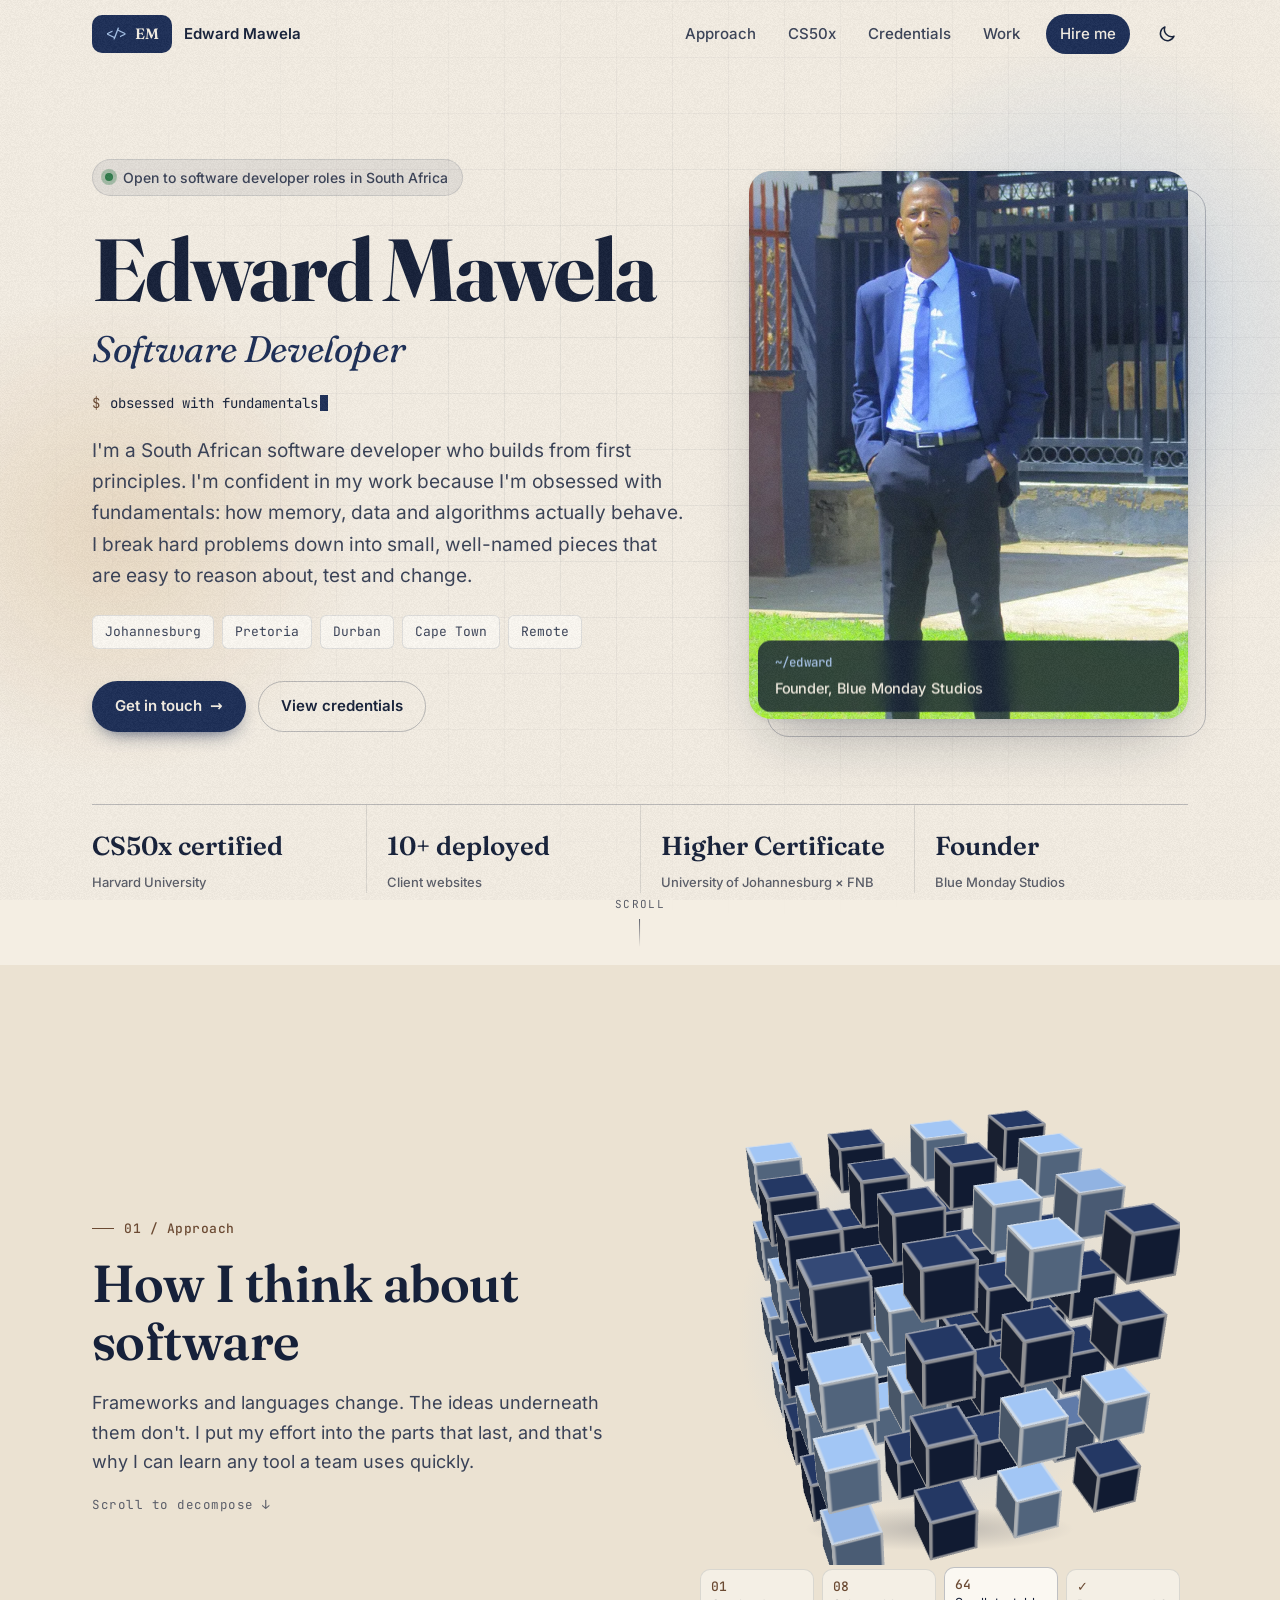
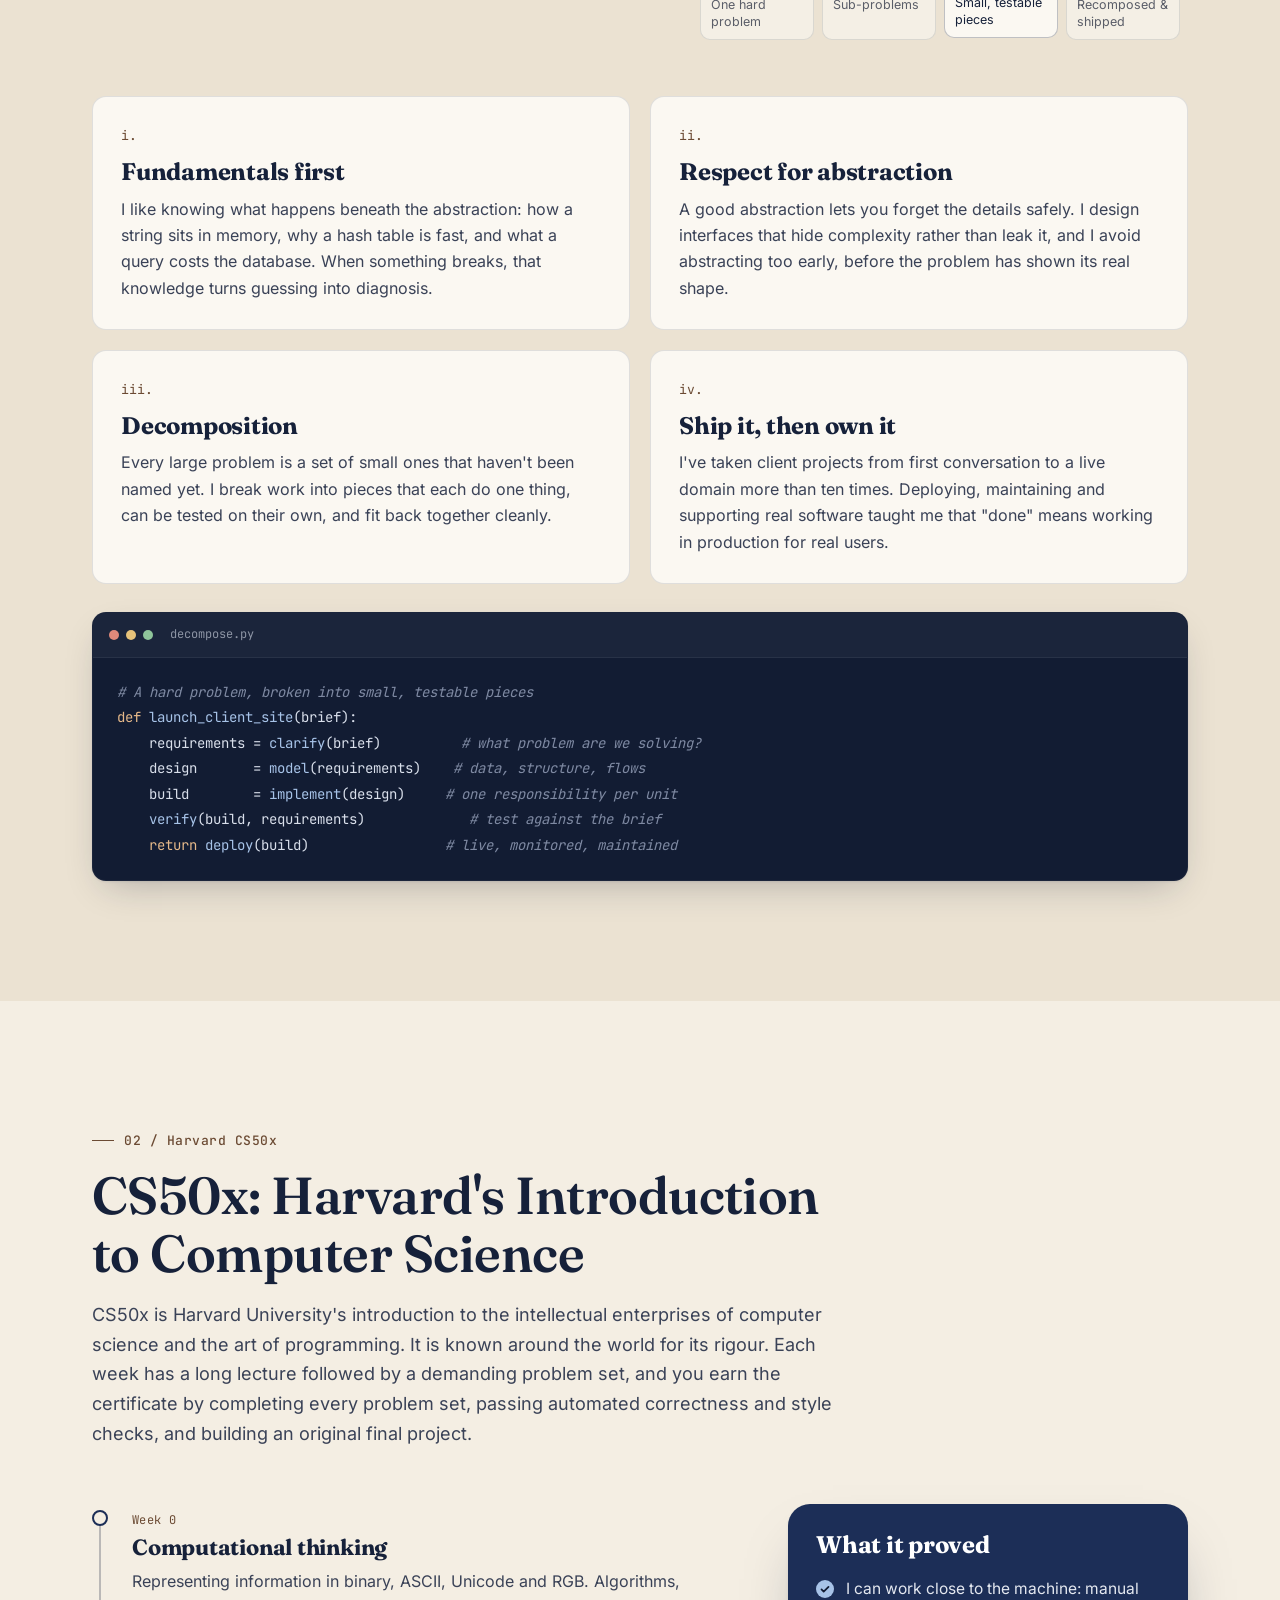
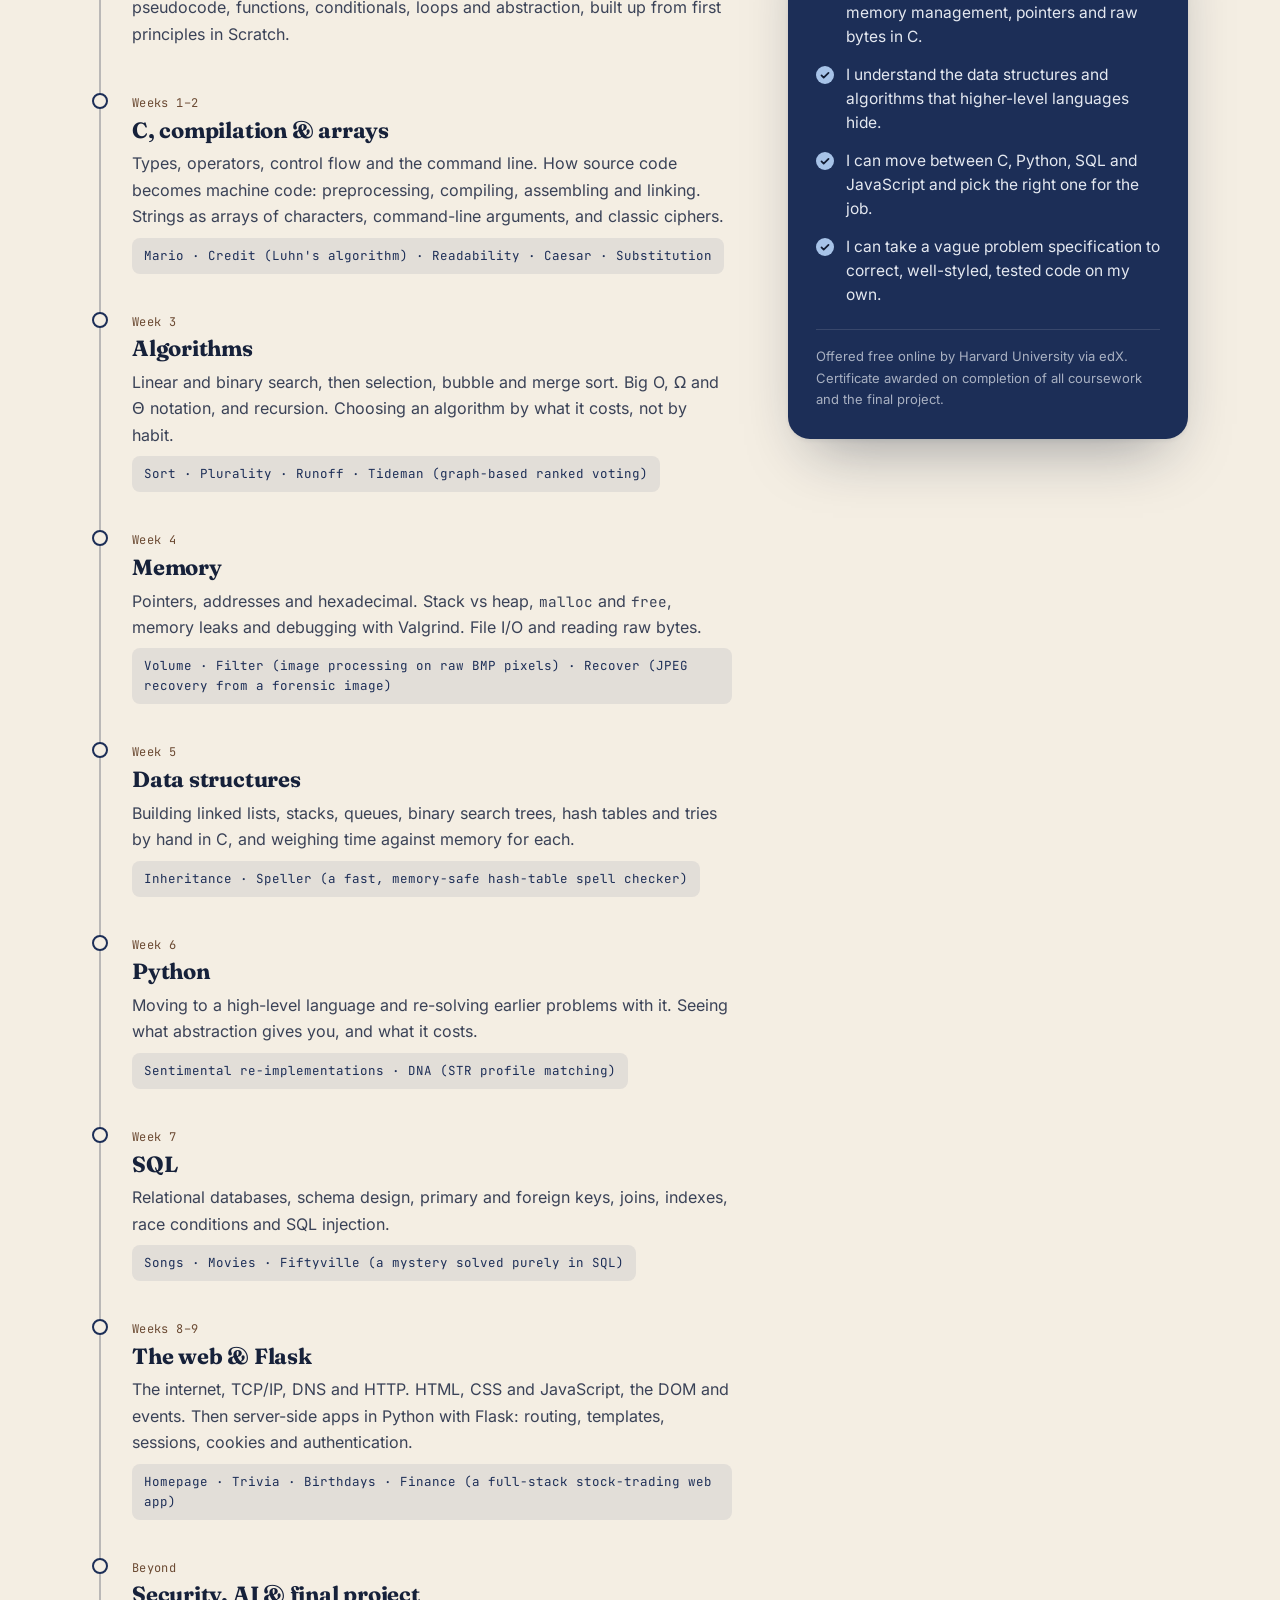
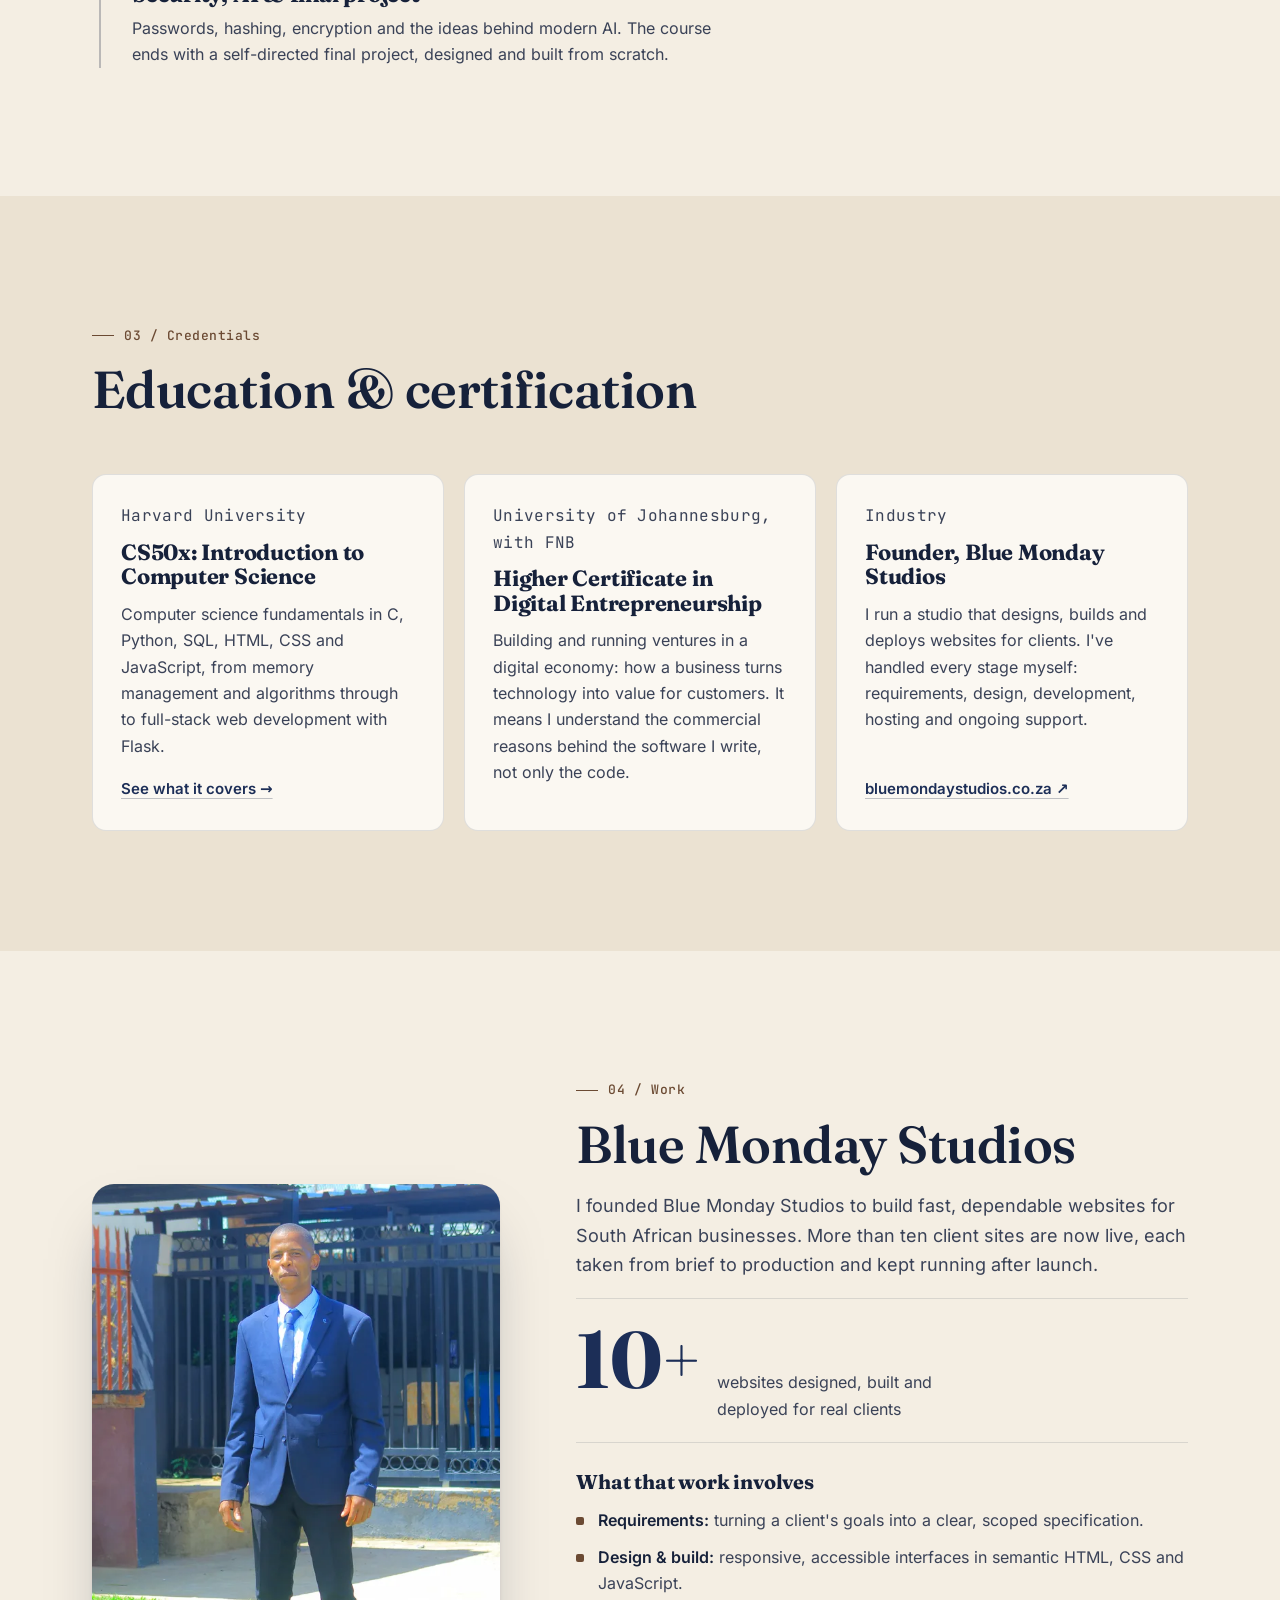
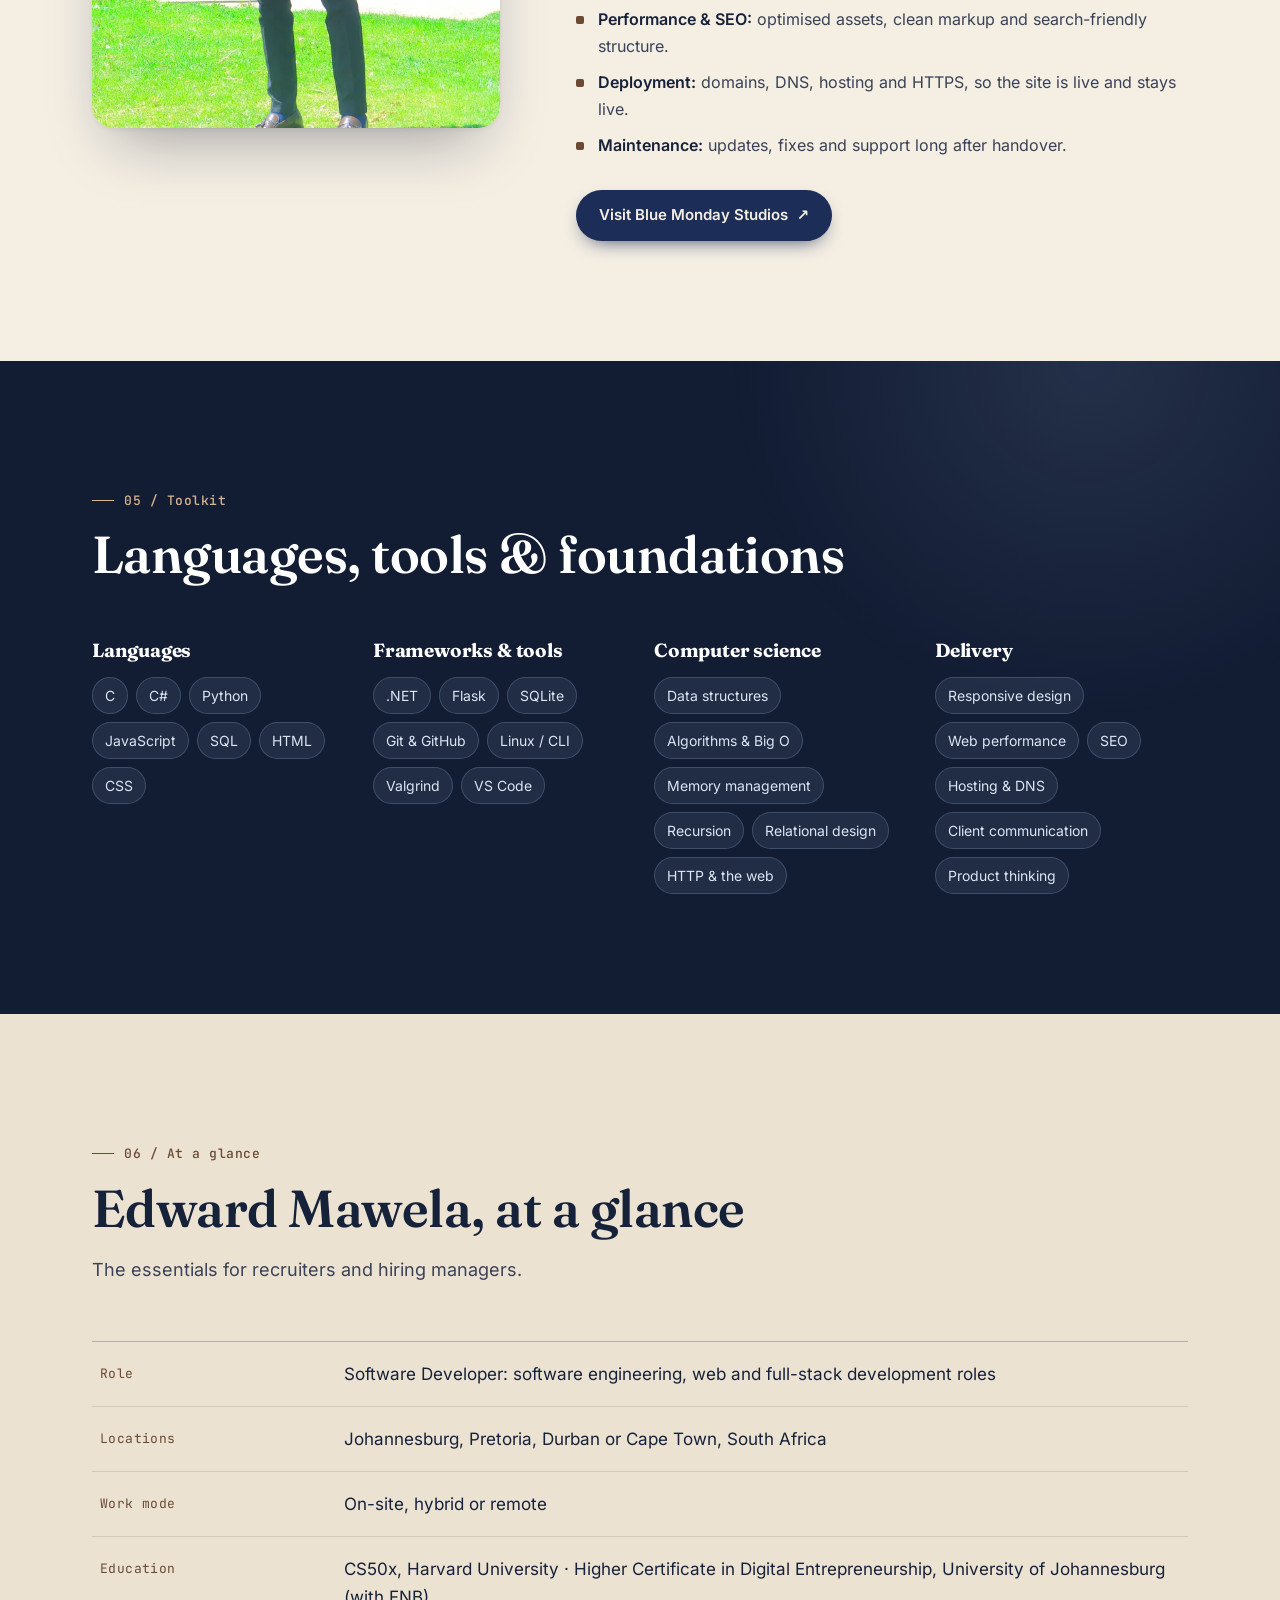
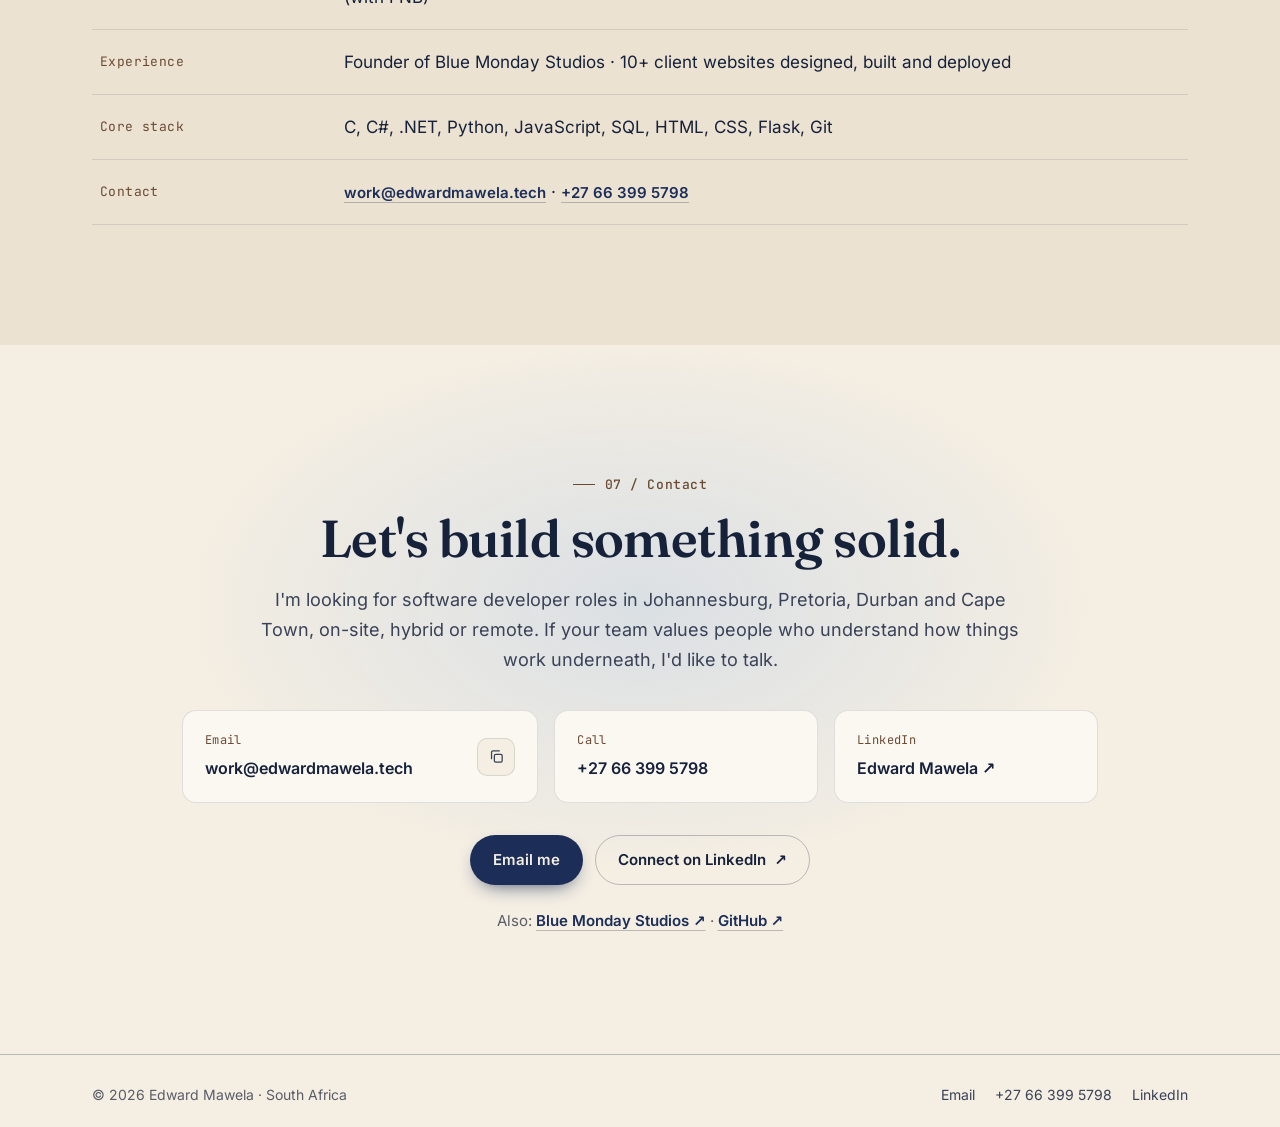
<file: index.html>
<!doctype html>
<html lang="en-ZA">
<head>
  <meta charset="utf-8">
  <meta name="viewport" content="width=device-width, initial-scale=1">
  <title>Edward Mawela | Software Developer in Johannesburg &amp; South Africa</title>
  <meta name="description" content="Edward Mawela: Harvard CS50x-certified software developer and founder of Blue Monday Studios. Open to roles in Johannesburg, Pretoria, Durban and Cape Town.">
  <meta name="author" content="Edward Mawela">
  <meta name="robots" content="index, follow, max-image-preview:large, max-snippet:-1, max-video-preview:-1">
  <link rel="canonical" href="https://edwardmawela.tech/">
  <meta name="theme-color" content="#F4EEE3" media="(prefers-color-scheme: light)">
  <meta name="theme-color" content="#13110E" media="(prefers-color-scheme: dark)">
  <meta name="color-scheme" content="light dark">
  <meta name="format-detection" content="telephone=no">
  <meta name="geo.region" content="ZA">
  <meta name="geo.placename" content="Johannesburg">

  <!-- Open Graph (LinkedIn, WhatsApp, Facebook, Slack) -->
  <meta property="og:type" content="profile">
  <meta property="og:site_name" content="Edward Mawela">
  <meta property="og:title" content="Edward Mawela | Software Developer, South Africa">
  <meta property="og:description" content="Fundamentals-first software developer. Harvard CS50x, founder of Blue Monday Studios, 10+ client websites deployed. Open to roles in Johannesburg, Pretoria, Durban and Cape Town.">
  <meta property="og:url" content="https://edwardmawela.tech/">
  <meta property="og:image" content="https://edwardmawela.tech/assets/img/edward-mawela-og.jpg">
  <meta property="og:image:secure_url" content="https://edwardmawela.tech/assets/img/edward-mawela-og.jpg">
  <meta property="og:image:type" content="image/jpeg">
  <meta property="og:image:width" content="1200">
  <meta property="og:image:height" content="630">
  <meta property="og:image:alt" content="Edward Mawela, software developer, in a navy suit">
  <meta property="og:locale" content="en_ZA">
  <meta property="profile:first_name" content="Edward">
  <meta property="profile:last_name" content="Mawela">

  <!-- X / Twitter -->
  <meta name="twitter:card" content="summary_large_image">
  <meta name="twitter:title" content="Edward Mawela | Software Developer, South Africa">
  <meta name="twitter:description" content="Harvard CS50x-certified software developer and founder of Blue Monday Studios. Open to roles in Johannesburg, Pretoria, Durban and Cape Town.">
  <meta name="twitter:image" content="https://edwardmawela.tech/assets/img/edward-mawela-og.jpg">
  <meta name="twitter:image:alt" content="Edward Mawela, software developer, in a navy suit">

  <!-- Identity links -->
  <link rel="me" href="https://www.linkedin.com/in/edward-mawela-b60b1734b">
  <link rel="me" href="https://github.com/bluemondaystudios">
  <link rel="me" href="mailto:work@edwardmawela.tech">

  <!-- Icons & app manifest -->
  <link rel="icon" href="/favicon.ico" sizes="48x48">
  <link rel="icon" href="/assets/icons/favicon.svg" type="image/svg+xml">
  <link rel="apple-touch-icon" href="/assets/icons/apple-touch-icon.png">
  <link rel="manifest" href="/site.webmanifest">

  <!-- Performance: self-hosted fonts and the hero image (Largest Contentful Paint) -->
  <link rel="preload" href="/assets/fonts/fraunces-latin.woff2" as="font" type="font/woff2" crossorigin>
  <link rel="preload" href="/assets/fonts/inter-latin.woff2" as="font" type="font/woff2" crossorigin>
  <link rel="preload" as="image" type="image/webp" imagesrcset="assets/img/edward-mawela-software-developer-600.webp 600w, assets/img/edward-mawela-software-developer-800.webp 800w, assets/img/edward-mawela-software-developer-1000.webp 1000w" imagesizes="(min-width: 900px) 40vw, 90vw" fetchpriority="high">
  <script>
    (function () {
      var d = document.documentElement, t = null;
      d.classList.add("js");
      try { t = localStorage.getItem("theme"); } catch (e) {}
      if (t !== "light" && t !== "dark") t = matchMedia("(prefers-color-scheme: dark)").matches ? "dark" : "light";
      d.setAttribute("data-theme", t);
    })();
  </script>
  <link rel="stylesheet" href="css/styles.css">

  <!-- Structured data: https://schema.org -->
  <script type="application/ld+json">
  {
    "@context": "https://schema.org",
    "@graph": [
      {
        "@type": "ProfilePage",
        "@id": "https://edwardmawela.tech/#profilepage",
        "url": "https://edwardmawela.tech/",
        "name": "Edward Mawela | Software Developer in Johannesburg & South Africa",
        "inLanguage": "en-ZA",
        "dateCreated": "2026-10-23",
        "dateModified": "2026-10-27",
        "isPartOf": { "@id": "https://edwardmawela.tech/#website" },
        "mainEntity": { "@id": "https://edwardmawela.tech/#person" },
        "primaryImageOfPage": { "@id": "https://edwardmawela.tech/#primaryimage" }
      },
      {
        "@type": "WebSite",
        "@id": "https://edwardmawela.tech/#website",
        "url": "https://edwardmawela.tech/",
        "name": "Edward Mawela",
        "inLanguage": "en-ZA",
        "publisher": { "@id": "https://edwardmawela.tech/#person" }
      },
      {
        "@type": "ImageObject",
        "@id": "https://edwardmawela.tech/#primaryimage",
        "url": "https://edwardmawela.tech/assets/img/edward-mawela-software-developer-1000.jpg",
        "contentUrl": "https://edwardmawela.tech/assets/img/edward-mawela-software-developer-1000.jpg",
        "width": 1000,
        "height": 1500,
        "caption": "Edward Mawela, software developer"
      },
      {
        "@type": "Person",
        "@id": "https://edwardmawela.tech/#person",
        "name": "Edward Mawela",
        "givenName": "Edward",
        "familyName": "Mawela",
        "url": "https://edwardmawela.tech/",
        "image": { "@id": "https://edwardmawela.tech/#primaryimage" },
        "jobTitle": "Software Developer",
        "description": "Software developer focused on computer science fundamentals, abstraction and problem decomposition. Founder of Blue Monday Studios.",
        "email": "mailto:work@edwardmawela.tech",
        "telephone": "+27663995798",
        "nationality": { "@type": "Country", "name": "South Africa" },
        "address": { "@type": "PostalAddress", "addressCountry": "ZA" },
        "homeLocation": { "@type": "Country", "name": "South Africa" },
        "workLocation": [
          { "@type": "City", "name": "Johannesburg" },
          { "@type": "City", "name": "Pretoria" },
          { "@type": "City", "name": "Durban" },
          { "@type": "City", "name": "Cape Town" }
        ],
        "worksFor": { "@id": "https://edwardmawela.tech/#bluemonday" },
        "alumniOf": { "@type": "CollegeOrUniversity", "name": "University of Johannesburg", "url": "https://www.uj.ac.za" },
        "hasCredential": [
          {
            "@type": "EducationalOccupationalCredential",
            "name": "CS50x: CS50's Introduction to Computer Science",
            "credentialCategory": "certificate",
            "recognizedBy": { "@type": "CollegeOrUniversity", "name": "Harvard University", "url": "https://www.harvard.edu" },
            "about": ["Computer science", "C", "Python", "SQL", "JavaScript", "Algorithms", "Data structures"]
          },
          {
            "@type": "EducationalOccupationalCredential",
            "name": "Higher Certificate in Digital Entrepreneurship",
            "credentialCategory": "Higher Certificate",
            "recognizedBy": { "@type": "CollegeOrUniversity", "name": "University of Johannesburg", "url": "https://www.uj.ac.za" }
          }
        ],
        "hasOccupation": {
          "@type": "Occupation",
          "name": "Software Developer",
          "occupationLocation": [
            { "@type": "City", "name": "Johannesburg" },
            { "@type": "City", "name": "Pretoria" },
            { "@type": "City", "name": "Durban" },
            { "@type": "City", "name": "Cape Town" }
          ],
          "skills": "C, C#, .NET, Python, JavaScript, SQL, HTML, CSS, Flask, Git, data structures, algorithms, web development, deployment"
        },
        "knowsAbout": ["Software development", "Computer science", "Algorithms", "Data structures", "Memory management", "Web development", "Full-stack development", "C", "C#", ".NET", "Python", "JavaScript", "SQL", "HTML", "CSS", "Flask", "SQLite", "Git", "SEO", "Web performance"],
        "knowsLanguage": ["en"],
        "sameAs": ["https://www.linkedin.com/in/edward-mawela-b60b1734b", "https://github.com/bluemondaystudios"]
      },
      {
        "@type": "Organization",
        "@id": "https://edwardmawela.tech/#bluemonday",
        "name": "Blue Monday Studios",
        "url": "https://www.bluemondaystudios.co.za",
        "description": "Web design and development studio building websites for South African businesses.",
        "founder": { "@id": "https://edwardmawela.tech/#person" },
        "areaServed": { "@type": "Country", "name": "South Africa" }
      }
    ]
  }
  </script>
</head>
<body>
  <a class="skip-link" href="#main">Skip to content</a>

  <header class="site-header">
    <nav class="nav container" aria-label="Primary">
      <a class="brand" href="#top">
        <span class="brand-mark" aria-hidden="true"><span class="brand-code">&lt;/&gt;</span>EM</span>
        <span class="brand-name">Edward Mawela</span>
      </a>
      <ul class="nav-links" id="nav-links">
        <li><a href="#approach">Approach</a></li>
        <li><a href="#cs50">CS50x</a></li>
        <li><a href="#credentials">Credentials</a></li>
        <li><a href="#work">Work</a></li>
        <li><a href="#contact" class="nav-cta">Hire me</a></li>
      </ul>
      <div class="nav-tools">
        <button class="theme-toggle" type="button" aria-label="Switch to dark theme">
          <svg class="icon-moon" viewBox="0 0 24 24" fill="none" stroke="currentColor" stroke-width="1.8" stroke-linecap="round" stroke-linejoin="round" aria-hidden="true"><path d="M20.5 14.5A8.5 8.5 0 0 1 9.5 3.5a8.5 8.5 0 1 0 11 11z"/></svg>
          <svg class="icon-sun" viewBox="0 0 24 24" fill="none" stroke="currentColor" stroke-width="1.8" stroke-linecap="round" aria-hidden="true"><circle cx="12" cy="12" r="4.2"/><path d="M12 2.5v2M12 19.5v2M4.6 4.6l1.4 1.4M18 18l1.4 1.4M2.5 12h2M19.5 12h2M4.6 19.4L6 18M18 6l1.4-1.4"/></svg>
        </button>
        <button class="nav-toggle" type="button" aria-expanded="false" aria-controls="nav-links">
          <span class="sr-only">Menu</span>
          <span class="nav-toggle-bar"></span>
          <span class="nav-toggle-bar"></span>
        </button>
      </div>
    </nav>
    <div class="scroll-progress" aria-hidden="true"></div>
  </header>

  <main id="main">
    <!-- Hero -->
    <section class="hero" id="top">
      <div class="hero-glow hero-glow-a" aria-hidden="true"></div>
      <div class="hero-glow hero-glow-b" aria-hidden="true"></div>
      <div class="container hero-grid">
        <div class="hero-copy">
          <p class="eyebrow" data-enter style="--i:0"><span class="dot" aria-hidden="true"></span> Open to software developer roles in South Africa</p>
          <h1 data-enter style="--i:1">Edward Mawela<span class="hero-role">Software Developer</span></h1>
          <p class="hero-prompt mono" data-enter style="--i:2" aria-hidden="true">
            <span class="sign">$</span><span class="typed" data-phrases="obsessed with fundamentals|abstraction over complexity|decompose, then build|ship it, then own it">obsessed with fundamentals</span><span class="caret"></span>
          </p>
          <p class="lede" data-enter style="--i:3">
            I'm a South African software developer who builds from first
            principles. I'm confident in my work
            because I'm obsessed with fundamentals: how memory, data and
            algorithms actually behave. I break hard problems down into small,
            well-named pieces that are easy to reason about, test and change.
          </p>
          <ul class="cities" aria-label="Preferred locations" data-enter style="--i:4">
            <li>Johannesburg</li>
            <li>Pretoria</li>
            <li>Durban</li>
            <li>Cape Town</li>
            <li>Remote</li>
          </ul>
          <div class="hero-actions" data-enter style="--i:5">
            <a class="btn btn-primary" href="#contact">Get in touch <span class="arrow" aria-hidden="true">→</span></a>
            <a class="btn btn-ghost" href="#credentials">View credentials</a>
          </div>
        </div>

        <figure class="hero-photo" data-enter style="--i:2">
          <div class="hero-photo-inner">
          <picture>
            <source type="image/webp" srcset="assets/img/edward-mawela-software-developer-600.webp 600w, assets/img/edward-mawela-software-developer-800.webp 800w, assets/img/edward-mawela-software-developer-1000.webp 1000w" sizes="(min-width: 900px) 40vw, 90vw">
            <img src="assets/img/edward-mawela-software-developer-1000.jpg" srcset="assets/img/edward-mawela-software-developer-600.jpg 600w, assets/img/edward-mawela-software-developer-800.jpg 800w, assets/img/edward-mawela-software-developer-1000.jpg 1000w" sizes="(min-width: 900px) 40vw, 90vw" width="1000" height="1500" alt="Edward Mawela standing with hands in pockets, wearing a navy suit" fetchpriority="high">
          </picture>
          <figcaption class="photo-tag">
            <span class="mono">~/edward</span>
            <span>Founder, Blue Monday Studios</span>
          </figcaption>
          </div>
        </figure>
      </div>

      <div class="container">
        <dl class="stats" data-enter style="--i:6">
          <div class="stat">
            <dt>Harvard University</dt>
            <dd>CS50x certified</dd>
          </div>
          <div class="stat">
            <dt>Client websites</dt>
            <dd><span data-count="10">10</span>+ deployed</dd>
          </div>
          <div class="stat">
            <dt>University of Johannesburg × FNB</dt>
            <dd>Higher Certificate</dd>
          </div>
          <div class="stat">
            <dt>Blue Monday Studios</dt>
            <dd>Founder</dd>
          </div>
        </dl>
      </div>
      <a class="scroll-cue" href="#approach" aria-label="Scroll to content"><span>Scroll</span><span class="scroll-cue-line"></span></a>
    </section>

    <!-- Approach -->
    <section class="section section-alt" id="approach">
      <div class="container">
        <div class="approach-intro">
          <header class="section-head reveal-head">
            <p class="kicker mono">01 / Approach</p>
            <h2>How I think about software</h2>
            <p class="section-intro">
              Frameworks and languages change. The ideas underneath them don't.
              I put my effort into the parts that last, and that's why I can learn
              any tool a team uses quickly.
            </p>
            <p class="stage-hint mono" aria-hidden="true">Scroll to decompose ↓</p>
          </header>

          <figure class="decompose-stage">
            <canvas class="decompose-canvas" role="img" aria-label="Animated cube: one problem splits into 8 sub-problems, then 64 small pieces that light up as each is solved, before reassembling into one finished cube."></canvas>
            <figcaption>
              <ol class="decompose-steps">
                <li><span class="mono">01</span> One hard problem</li>
                <li><span class="mono">08</span> Sub-problems</li>
                <li><span class="mono">64</span> Small, testable pieces</li>
                <li><span class="mono">✓</span> Recomposed &amp; shipped</li>
              </ol>
            </figcaption>
          </figure>
        </div>

        <div class="principles">
          <article class="principle spotlight reveal">
            <span class="principle-num mono">i.</span>
            <h3>Fundamentals first</h3>
            <p>
              I like knowing what happens beneath the abstraction: how a string
              sits in memory, why a hash table is fast, and what a query costs
              the database. When something breaks, that knowledge turns guessing
              into diagnosis.
            </p>
          </article>
          <article class="principle spotlight reveal">
            <span class="principle-num mono">ii.</span>
            <h3>Respect for abstraction</h3>
            <p>
              A good abstraction lets you forget the details safely. I design
              interfaces that hide complexity rather than leak it, and I avoid
              abstracting too early, before the problem has shown its real shape.
            </p>
          </article>
          <article class="principle spotlight reveal">
            <span class="principle-num mono">iii.</span>
            <h3>Decomposition</h3>
            <p>
              Every large problem is a set of small ones that haven't been named
              yet. I break work into pieces that each do one thing, can be
              tested on their own, and fit back together cleanly.
            </p>
          </article>
          <article class="principle spotlight reveal">
            <span class="principle-num mono">iv.</span>
            <h3>Ship it, then own it</h3>
            <p>
              I've taken client projects from first conversation to a live
              domain more than ten times. Deploying, maintaining and supporting
              real software taught me that "done" means working in production
              for real users.
            </p>
          </article>
        </div>

        <figure class="code-card reveal" aria-label="Example of problem decomposition">
          <div class="code-card-bar" aria-hidden="true"><span></span><span></span><span></span><em class="mono">decompose.py</em></div>
<pre><code><span class="ln" style="--l:0"><span class="c"># A hard problem, broken into small, testable pieces</span></span>
<span class="ln" style="--l:1"><span class="k">def</span> <span class="f">launch_client_site</span>(brief):</span>
<span class="ln" style="--l:2">    requirements = <span class="f">clarify</span>(brief)          <span class="c"># what problem are we solving?</span></span>
<span class="ln" style="--l:3">    design       = <span class="f">model</span>(requirements)    <span class="c"># data, structure, flows</span></span>
<span class="ln" style="--l:4">    build        = <span class="f">implement</span>(design)     <span class="c"># one responsibility per unit</span></span>
<span class="ln" style="--l:5">    <span class="f">verify</span>(build, requirements)             <span class="c"># test against the brief</span></span>
<span class="ln" style="--l:6">    <span class="k">return</span> <span class="f">deploy</span>(build)                 <span class="c"># live, monitored, maintained</span></span></code></pre>
        </figure>
      </div>
    </section>

    <!-- CS50 -->
    <section class="section" id="cs50">
      <div class="container">
        <header class="section-head reveal-head">
          <p class="kicker mono">02 / Harvard CS50x</p>
          <h2>CS50x: Harvard's Introduction to Computer Science</h2>
          <p class="section-intro">
            CS50x is Harvard University's introduction to the intellectual
            enterprises of computer science and the art of programming. It is
            known around the world for its rigour. Each week has a long lecture
            followed by a demanding problem set, and you earn the certificate by
            completing every problem set, passing automated correctness and
            style checks, and building an original final project.
          </p>
        </header>

        <div class="cs50-layout">
          <ol class="timeline">
            <li class="reveal">
              <span class="week mono">Week 0</span>
              <h3>Computational thinking</h3>
              <p>Representing information in binary, ASCII, Unicode and RGB. Algorithms, pseudocode, functions, conditionals, loops and abstraction, built up from first principles in Scratch.</p>
            </li>
            <li class="reveal">
              <span class="week mono">Weeks 1–2</span>
              <h3>C, compilation &amp; arrays</h3>
              <p>Types, operators, control flow and the command line. How source code becomes machine code: preprocessing, compiling, assembling and linking. Strings as arrays of characters, command-line arguments, and classic ciphers.</p>
              <p class="psets mono">Mario · Credit (Luhn's algorithm) · Readability · Caesar · Substitution</p>
            </li>
            <li class="reveal">
              <span class="week mono">Week 3</span>
              <h3>Algorithms</h3>
              <p>Linear and binary search, then selection, bubble and merge sort. Big O, Ω and Θ notation, and recursion. Choosing an algorithm by what it costs, not by habit.</p>
              <p class="psets mono">Sort · Plurality · Runoff · Tideman (graph-based ranked voting)</p>
            </li>
            <li class="reveal">
              <span class="week mono">Week 4</span>
              <h3>Memory</h3>
              <p>Pointers, addresses and hexadecimal. Stack vs heap, <code>malloc</code> and <code>free</code>, memory leaks and debugging with Valgrind. File I/O and reading raw bytes.</p>
              <p class="psets mono">Volume · Filter (image processing on raw BMP pixels) · Recover (JPEG recovery from a forensic image)</p>
            </li>
            <li class="reveal">
              <span class="week mono">Week 5</span>
              <h3>Data structures</h3>
              <p>Building linked lists, stacks, queues, binary search trees, hash tables and tries by hand in C, and weighing time against memory for each.</p>
              <p class="psets mono">Inheritance · Speller (a fast, memory-safe hash-table spell checker)</p>
            </li>
            <li class="reveal">
              <span class="week mono">Week 6</span>
              <h3>Python</h3>
              <p>Moving to a high-level language and re-solving earlier problems with it. Seeing what abstraction gives you, and what it costs.</p>
              <p class="psets mono">Sentimental re-implementations · DNA (STR profile matching)</p>
            </li>
            <li class="reveal">
              <span class="week mono">Week 7</span>
              <h3>SQL</h3>
              <p>Relational databases, schema design, primary and foreign keys, joins, indexes, race conditions and SQL injection.</p>
              <p class="psets mono">Songs · Movies · Fiftyville (a mystery solved purely in SQL)</p>
            </li>
            <li class="reveal">
              <span class="week mono">Weeks 8–9</span>
              <h3>The web &amp; Flask</h3>
              <p>The internet, TCP/IP, DNS and HTTP. HTML, CSS and JavaScript, the DOM and events. Then server-side apps in Python with Flask: routing, templates, sessions, cookies and authentication.</p>
              <p class="psets mono">Homepage · Trivia · Birthdays · Finance (a full-stack stock-trading web app)</p>
            </li>
            <li class="reveal">
              <span class="week mono">Beyond</span>
              <h3>Security, AI &amp; final project</h3>
              <p>Passwords, hashing, encryption and the ideas behind modern AI. The course ends with a self-directed final project, designed and built from scratch.</p>
            </li>
          </ol>

          <aside class="cs50-aside reveal">
            <h3>What it proved</h3>
            <ul class="checklist">
              <li>I can work close to the machine: manual memory management, pointers and raw bytes in C.</li>
              <li>I understand the data structures and algorithms that higher-level languages hide.</li>
              <li>I can move between C, Python, SQL and JavaScript and pick the right one for the job.</li>
              <li>I can take a vague problem specification to correct, well-styled, tested code on my own.</li>
            </ul>
            <p class="aside-note">Offered free online by Harvard University via edX. Certificate awarded on completion of all coursework and the final project.</p>
          </aside>
        </div>
      </div>
    </section>

    <!-- Credentials -->
    <section class="section section-alt" id="credentials">
      <div class="container">
        <header class="section-head reveal-head">
          <p class="kicker mono">03 / Credentials</p>
          <h2>Education &amp; certification</h2>
        </header>

        <div class="cards">
          <article class="card spotlight reveal">
            <p class="card-org mono">Harvard University</p>
            <h3>CS50x: Introduction to Computer Science</h3>
            <p>Computer science fundamentals in C, Python, SQL, HTML, CSS and JavaScript, from memory management and algorithms through to full-stack web development with Flask.</p>
            <a class="text-link" href="#cs50">See what it covers →</a>
          </article>
          <article class="card spotlight reveal">
            <p class="card-org mono">University of Johannesburg, with FNB</p>
            <h3>Higher Certificate in Digital Entrepreneurship</h3>
            <p>Building and running ventures in a digital economy: how a business turns technology into value for customers. It means I understand the commercial reasons behind the software I write, not only the code.</p>
          </article>
          <article class="card spotlight reveal">
            <p class="card-org mono">Industry</p>
            <h3>Founder, Blue Monday Studios</h3>
            <p>I run a studio that designs, builds and deploys websites for clients. I've handled every stage myself: requirements, design, development, hosting and ongoing support.</p>
            <a class="text-link" href="https://www.bluemondaystudios.co.za" target="_blank" rel="noopener">bluemondaystudios.co.za ↗</a>
          </article>
        </div>
      </div>
    </section>

    <!-- Work -->
    <section class="section" id="work">
      <div class="container work-grid">
        <figure class="work-photo reveal">
          <picture>
            <source type="image/webp" srcset="assets/img/edward-mawela-blue-monday-studios-600.webp 600w, assets/img/edward-mawela-blue-monday-studios-800.webp 800w, assets/img/edward-mawela-blue-monday-studios-1000.webp 1000w" sizes="(min-width: 900px) 35vw, 90vw">
            <img src="assets/img/edward-mawela-blue-monday-studios-1000.jpg" srcset="assets/img/edward-mawela-blue-monday-studios-600.jpg 600w, assets/img/edward-mawela-blue-monday-studios-800.jpg 800w, assets/img/edward-mawela-blue-monday-studios-1000.jpg 1000w" sizes="(min-width: 900px) 35vw, 90vw" width="1000" height="1500" alt="Edward Mawela in a buttoned navy suit and blue tie, standing on a lawn" loading="lazy">
          </picture>
        </figure>

        <div class="work-copy">
          <p class="kicker mono">04 / Work</p>
          <h2>Blue Monday Studios</h2>
          <p class="section-intro">
            I founded Blue Monday Studios to build fast, dependable websites for
            South African businesses. More than ten client sites are now live,
            each taken from brief to production and kept running after launch.
          </p>

          <div class="big-number reveal">
            <span class="num"><span data-count="10">10</span>+</span>
            <span class="num-label">websites designed, built and deployed for real clients</span>
          </div>

          <h3 class="subhead">What that work involves</h3>
          <ul class="deliverables">
            <li><strong>Requirements:</strong> turning a client's goals into a clear, scoped specification.</li>
            <li><strong>Design &amp; build:</strong> responsive, accessible interfaces in semantic HTML, CSS and JavaScript.</li>
            <li><strong>Performance &amp; SEO:</strong> optimised assets, clean markup and search-friendly structure.</li>
            <li><strong>Deployment:</strong> domains, DNS, hosting and HTTPS, so the site is live and stays live.</li>
            <li><strong>Maintenance:</strong> updates, fixes and support long after handover.</li>
          </ul>

          <a class="btn btn-primary" href="https://www.bluemondaystudios.co.za" target="_blank" rel="noopener">Visit Blue Monday Studios <span class="arrow arrow-ne" aria-hidden="true">↗</span></a>
        </div>
      </div>
    </section>

    <!-- Skills -->
    <section class="section section-dark" id="skills">
      <div class="container">
        <header class="section-head reveal-head">
          <p class="kicker mono">05 / Toolkit</p>
          <h2>Languages, tools &amp; foundations</h2>
        </header>
        <div class="skill-groups">
          <div class="skill-group reveal">
            <h3>Languages</h3>
            <ul class="tags">
              <li>C</li><li>C#</li><li>Python</li><li>JavaScript</li><li>SQL</li><li>HTML</li><li>CSS</li>
            </ul>
          </div>
          <div class="skill-group reveal">
            <h3>Frameworks &amp; tools</h3>
            <ul class="tags">
              <li>.NET</li><li>Flask</li><li>SQLite</li><li>Git &amp; GitHub</li><li>Linux / CLI</li><li>Valgrind</li><li>VS Code</li>
            </ul>
          </div>
          <div class="skill-group reveal">
            <h3>Computer science</h3>
            <ul class="tags">
              <li>Data structures</li><li>Algorithms &amp; Big O</li><li>Memory management</li><li>Recursion</li><li>Relational design</li><li>HTTP &amp; the web</li>
            </ul>
          </div>
          <div class="skill-group reveal">
            <h3>Delivery</h3>
            <ul class="tags">
              <li>Responsive design</li><li>Web performance</li><li>SEO</li><li>Hosting &amp; DNS</li><li>Client communication</li><li>Product thinking</li>
            </ul>
          </div>
        </div>
      </div>
    </section>

    <!-- At a glance -->
    <section class="section section-alt" id="at-a-glance" aria-labelledby="glance-title">
      <div class="container">
        <header class="section-head reveal-head">
          <p class="kicker mono">06 / At a glance</p>
          <h2 id="glance-title">Edward Mawela, at a glance</h2>
          <p class="section-intro">The essentials for recruiters and hiring managers.</p>
        </header>
        <dl class="glance">
          <div class="glance-row reveal">
            <dt>Role</dt>
            <dd>Software Developer: software engineering, web and full-stack development roles</dd>
          </div>
          <div class="glance-row reveal">
            <dt>Locations</dt>
            <dd>Johannesburg, Pretoria, Durban or Cape Town, South Africa</dd>
          </div>
          <div class="glance-row reveal">
            <dt>Work mode</dt>
            <dd>On-site, hybrid or remote</dd>
          </div>
          <div class="glance-row reveal">
            <dt>Education</dt>
            <dd>CS50x, Harvard University · Higher Certificate in Digital Entrepreneurship, University of Johannesburg (with FNB)</dd>
          </div>
          <div class="glance-row reveal">
            <dt>Experience</dt>
            <dd>Founder of Blue Monday Studios · 10+ client websites designed, built and deployed</dd>
          </div>
          <div class="glance-row reveal">
            <dt>Core stack</dt>
            <dd>C, C#, .NET, Python, JavaScript, SQL, HTML, CSS, Flask, Git</dd>
          </div>
          <div class="glance-row reveal">
            <dt>Contact</dt>
            <dd><a class="text-link" href="mailto:work@edwardmawela.tech">work@edwardmawela.tech</a> · <a class="text-link" href="tel:+27663995798">+27 66 399 5798</a></dd>
          </div>
        </dl>
      </div>
    </section>

    <!-- Contact -->
    <section class="section contact" id="contact">
      <div class="container contact-inner">
        <p class="kicker mono">07 / Contact</p>
        <h2>Let's build something solid.</h2>
        <p class="section-intro">
          I'm looking for software developer roles in Johannesburg, Pretoria,
          Durban and Cape Town, on-site, hybrid or remote. If your team values
          people who understand how things work underneath, I'd like to talk.
        </p>
        <ul class="contact-list">
          <li>
            <div class="contact-item spotlight">
              <a class="contact-main" href="mailto:work@edwardmawela.tech">
                <span class="contact-label mono">Email</span>
                <span class="contact-value">work@edwardmawela.tech</span>
              </a>
              <button class="copy-btn" type="button" data-copy="work@edwardmawela.tech" aria-label="Copy email address">
                <svg class="icon-copy" viewBox="0 0 24 24" fill="none" stroke="currentColor" stroke-width="1.8" stroke-linecap="round" stroke-linejoin="round" aria-hidden="true"><rect x="9" y="9" width="11" height="11" rx="2"/><path d="M5 15V6a2 2 0 0 1 2-2h9"/></svg>
                <svg class="icon-check" viewBox="0 0 24 24" fill="none" stroke="currentColor" stroke-width="2.2" stroke-linecap="round" stroke-linejoin="round" aria-hidden="true"><path d="M5 12.5l4.5 4.5L19 7.5"/></svg>
              </button>
            </div>
          </li>
          <li>
            <div class="contact-item spotlight">
              <a class="contact-main" href="tel:+27663995798">
                <span class="contact-label mono">Call</span>
                <span class="contact-value">+27 66 399 5798</span>
              </a>
            </div>
          </li>
          <li>
            <div class="contact-item spotlight">
              <a class="contact-main" href="https://www.linkedin.com/in/edward-mawela-b60b1734b" target="_blank" rel="me noopener">
                <span class="contact-label mono">LinkedIn</span>
                <span class="contact-value">Edward Mawela ↗</span>
              </a>
            </div>
          </li>
        </ul>
        <div class="contact-actions">
          <a class="btn btn-primary" href="mailto:work@edwardmawela.tech">Email me</a>
          <a class="btn btn-ghost" href="https://www.linkedin.com/in/edward-mawela-b60b1734b" target="_blank" rel="me noopener">Connect on LinkedIn <span class="arrow arrow-ne" aria-hidden="true">↗</span></a>
        </div>
        <p class="contact-more">
          Also: <a class="text-link" href="https://www.bluemondaystudios.co.za" target="_blank" rel="noopener">Blue Monday Studios ↗</a>
          · <a class="text-link" href="https://github.com/bluemondaystudios" target="_blank" rel="me noopener">GitHub ↗</a>
        </p>
      </div>
    </section>
  </main>

  <footer class="site-footer">
    <div class="container footer-inner">
      <p>© <span id="year">2026</span> Edward Mawela · South Africa</p>
      <p class="footer-links">
        <a href="mailto:work@edwardmawela.tech">Email</a>
        <a href="tel:+27663995798">+27 66 399 5798</a>
        <a href="https://www.linkedin.com/in/edward-mawela-b60b1734b" target="_blank" rel="me noopener">LinkedIn</a>
      </p>
    </div>
  </footer>

  <button class="to-top" type="button" aria-label="Back to top">
    <svg class="to-top-ring" viewBox="0 0 46 46" aria-hidden="true"><circle cx="23" cy="23" r="22"/></svg>
    <svg viewBox="0 0 24 24" fill="none" stroke="currentColor" stroke-width="2" stroke-linecap="round" stroke-linejoin="round" aria-hidden="true"><path d="M12 19V5M5.5 11.5L12 5l6.5 6.5"/></svg>
  </button>
  <div class="toast" role="status" aria-live="polite"></div>

  <script src="js/main.js" defer></script>
</body>
</html>
</file>
<file: css/styles.css>
/* Self-hosted Google Fonts (latin subset, variable). Licensed under the SIL Open Font License. */
@font-face {
  font-family: "Fraunces";
  font-style: italic;
  font-weight: 400;
  font-display: swap;
  src: url("../assets/fonts/fraunces-italic-latin.woff2") format("woff2");
  unicode-range: U+0000-00FF, U+0131, U+0152-0153, U+02BB-02BC, U+02C6, U+02DA, U+02DC, U+0304, U+0308, U+0329, U+2000-206F, U+20AC, U+2122, U+2191, U+2193, U+2212, U+2215, U+FEFF, U+FFFD;
}
@font-face {
  font-family: "Fraunces";
  font-style: normal;
  font-weight: 400 700;
  font-display: swap;
  src: url("../assets/fonts/fraunces-latin.woff2") format("woff2");
  unicode-range: U+0000-00FF, U+0131, U+0152-0153, U+02BB-02BC, U+02C6, U+02DA, U+02DC, U+0304, U+0308, U+0329, U+2000-206F, U+20AC, U+2122, U+2191, U+2193, U+2212, U+2215, U+FEFF, U+FFFD;
}
@font-face {
  font-family: "Inter";
  font-style: normal;
  font-weight: 400 600;
  font-display: swap;
  src: url("../assets/fonts/inter-latin.woff2") format("woff2");
  unicode-range: U+0000-00FF, U+0131, U+0152-0153, U+02BB-02BC, U+02C6, U+02DA, U+02DC, U+0304, U+0308, U+0329, U+2000-206F, U+20AC, U+2122, U+2191, U+2193, U+2212, U+2215, U+FEFF, U+FFFD;
}
@font-face {
  font-family: "JetBrains Mono";
  font-style: normal;
  font-weight: 400 500;
  font-display: swap;
  src: url("../assets/fonts/jetbrains-mono-latin.woff2") format("woff2");
  unicode-range: U+0000-00FF, U+0131, U+0152-0153, U+02BB-02BC, U+02C6, U+02DA, U+02DC, U+0304, U+0308, U+0329, U+2000-206F, U+20AC, U+2122, U+2191, U+2193, U+2212, U+2215, U+FEFF, U+FFFD;
}

/* ==========================================================================
   Edward Mawela | profile site
   Palette pulled from the photos: light beige base, navy suit,
   sky-blue shirt and tan-brown leather. Dark theme: warm espresso with
   sky-blue accents.
   ========================================================================== */

:root {
  --bg: #f4eee3;
  --bg-alt: #ebe2d2;
  --surface: #fbf8f2;
  --surface-hi: #fffdf9;
  --ink: #16213a;
  --ink-soft: #3a4257;
  --ink-muted: #5a5d68;
  --accent: #1c2e57;          /* navy suit */
  --accent-hover: #121c33;
  --on-accent: #f4eee3;
  --accent-soft: rgba(28, 46, 87, 0.08);
  --link: #1c2e57;
  --leather: #6b4a33;         /* shoes */
  --sky: #a7c3e8;             /* shirt */
  --live: #2f7a4a;
  --line: rgba(22, 33, 58, 0.12);
  --line-strong: rgba(22, 33, 58, 0.26);
  --header-bg: rgba(244, 238, 227, 0.8);
  --glow-a: rgba(167, 195, 232, 0.55);
  --glow-b: rgba(214, 178, 136, 0.35);
  --grid: rgba(22, 33, 58, 0.055);
  --band: #121c33;            /* toolkit band */
  --panel: #1c2e57;           /* CS50 aside */
  --code-bg: #121c33;
  --brand: #1c2e57;
  --spot: rgba(167, 195, 232, 0.35);
  --photo-filter: none;
  --cube-base: #1c2e57;
  --cube-solved: #8fb0dc;
  --cube-edge: #f4eee3;
  --shadow: 0 1px 2px rgba(18, 28, 51, 0.08), 0 14px 36px -14px rgba(18, 28, 51, 0.3);
  --shadow-lg: 0 2px 4px rgba(18, 28, 51, 0.06), 0 30px 60px -24px rgba(18, 28, 51, 0.4);

  --font-display: "Fraunces", Georgia, "Times New Roman", serif;
  --font-body: "Inter", system-ui, -apple-system, "Segoe UI", Roboto, sans-serif;
  --font-mono: "JetBrains Mono", ui-monospace, SFMono-Regular, Menlo, monospace;

  --ease-out: cubic-bezier(0.2, 0.7, 0.2, 1);
  --radius: 14px;
  --radius-lg: 22px;
  --max: 1160px;
  --gutter: clamp(16px, 4vw, 32px);
  --header-h: 68px;
  color-scheme: light;
}

:root[data-theme="dark"] {
  --bg: #13110e;
  --bg-alt: #1a1713;
  --surface: #211d18;
  --surface-hi: #2a251f;
  --ink: #f1e9da;
  --ink-soft: #d0c6b5;
  --ink-muted: #a59c8d;
  --accent: #a7c3e8;
  --accent-hover: #c4d7f1;
  --on-accent: #0f1a30;
  --accent-soft: rgba(167, 195, 232, 0.12);
  --link: #b7cfee;
  --leather: #d6a87d;
  --live: #5cc187;
  --line: rgba(241, 233, 218, 0.1);
  --line-strong: rgba(241, 233, 218, 0.22);
  --header-bg: rgba(19, 17, 14, 0.78);
  --glow-a: rgba(70, 104, 170, 0.35);
  --glow-b: rgba(168, 112, 58, 0.22);
  --grid: rgba(241, 233, 218, 0.045);
  --band: #0c1220;
  --panel: #18233d;
  --code-bg: #0c1220;
  --spot: rgba(167, 195, 232, 0.14);
  --photo-filter: brightness(0.92) saturate(0.95);
  --cube-base: #2d4677;
  --cube-solved: #a7c3e8;
  --cube-edge: #f1e9da;
  --shadow: 0 1px 2px rgba(0, 0, 0, 0.3), 0 14px 36px -14px rgba(0, 0, 0, 0.7);
  --shadow-lg: 0 2px 4px rgba(0, 0, 0, 0.3), 0 30px 60px -24px rgba(0, 0, 0, 0.8);
  color-scheme: dark;
}

*,
*::before,
*::after { box-sizing: border-box; }

html { scroll-behavior: smooth; scroll-padding-top: calc(var(--header-h) + 12px); }

body {
  margin: 0;
  background: var(--bg);
  color: var(--ink);
  font-family: var(--font-body);
  font-size: 17px;
  line-height: 1.65;
  -webkit-font-smoothing: antialiased;
  text-rendering: optimizeLegibility;
  overflow-x: hidden;
  transition: background-color 0.3s ease, color 0.3s ease;
}

/* Film grain over everything, very subtle */
body::after {
  content: ""; position: fixed; inset: 0; z-index: 90; pointer-events: none;
  opacity: 0.035;
  background-image: url("[data-uri]");
  background-size: 64px 64px;
}

::selection { background: var(--sky); color: #0f1a30; }

img { display: block; max-width: 100%; height: auto; }
a { color: inherit; }
h1, h2, h3 { font-family: var(--font-display); line-height: 1.12; margin: 0; letter-spacing: -0.01em; }
p { margin: 0 0 1em; }
ul, ol { margin: 0; padding: 0; }
code { font-family: var(--font-mono); font-size: 0.9em; }
button { font: inherit; color: inherit; }

.container { width: 100%; max-width: var(--max); margin: 0 auto; padding: 0 var(--gutter); }
.mono { font-family: var(--font-mono); }
.sr-only {
  position: absolute; width: 1px; height: 1px; padding: 0; margin: -1px;
  overflow: hidden; clip: rect(0, 0, 0, 0); white-space: nowrap; border: 0;
}

.skip-link {
  position: absolute; left: 16px; top: -48px; z-index: 100;
  background: var(--accent); color: var(--on-accent);
  padding: 10px 16px; border-radius: 8px; text-decoration: none;
}
.skip-link:focus { top: 12px; }

:focus-visible { outline: 3px solid var(--accent); outline-offset: 3px; border-radius: 4px; }

/* --------------------------------------------------------------------------
   Header / nav
   -------------------------------------------------------------------------- */
.site-header {
  position: sticky; top: 0; z-index: 50;
  background: var(--header-bg);
  backdrop-filter: saturate(150%) blur(14px);
  -webkit-backdrop-filter: saturate(150%) blur(14px);
  border-bottom: 1px solid transparent;
  transition: transform 0.35s var(--ease-out), border-color 0.2s ease, background-color 0.3s ease;
}
.site-header:not(.scrolled) { background: transparent; backdrop-filter: none; -webkit-backdrop-filter: none; }
.site-header.scrolled { border-bottom-color: var(--line); }
.site-header:has(.nav-links.open) { background: var(--bg); }
.site-header.hidden { transform: translateY(-100%); }

.scroll-progress {
  position: absolute; left: 0; right: 0; bottom: -1px; height: 2px;
  background: linear-gradient(90deg, var(--leather), var(--accent));
  transform-origin: 0 50%; transform: scaleX(var(--progress, 0));
}

.nav { display: flex; align-items: center; justify-content: space-between; gap: 16px; height: var(--header-h); }

.brand { display: flex; align-items: center; gap: 12px; text-decoration: none; }
.brand-mark {
  display: inline-flex; align-items: center; gap: 7px;
  height: 38px; padding: 0 12px; border-radius: 10px;
  background: var(--brand); color: #f4eee3;
  font-family: var(--font-display); font-weight: 600; font-size: 15px; letter-spacing: 0.02em;
  transition: transform 0.25s var(--ease-out);
}
.brand:hover .brand-mark { transform: rotate(-3deg) scale(1.04); }
.brand-code { font-family: var(--font-mono); font-size: 12.5px; font-weight: 500; color: var(--sky); letter-spacing: 0; }
.brand-name { font-weight: 600; font-size: 15px; }

.nav-links { display: flex; align-items: center; gap: 4px; list-style: none; margin-left: auto; }
.nav-links a {
  display: block; padding: 8px 14px; border-radius: 999px;
  text-decoration: none; font-size: 15px; font-weight: 500; color: var(--ink-soft);
  transition: background-color 0.2s ease, color 0.2s ease;
}
.nav-links a:hover,
.nav-links a.active { background: var(--accent-soft); color: var(--ink); }
.nav-links .nav-cta,
.nav-links .nav-cta.active { background: var(--accent); color: var(--on-accent); margin-left: 8px; }
.nav-links .nav-cta:hover { background: var(--accent-hover); color: var(--on-accent); }

.nav-tools { display: flex; align-items: center; gap: 4px; }

.theme-toggle,
.nav-toggle {
  display: grid; place-items: center;
  width: 42px; height: 42px; border: 0; border-radius: 12px;
  background: transparent; cursor: pointer; color: var(--ink);
  transition: background-color 0.2s ease;
}
.theme-toggle:hover,
.nav-toggle:hover { background: var(--accent-soft); }
.theme-toggle svg { width: 20px; height: 20px; transition: transform 0.5s var(--ease-out); }
.theme-toggle:active svg { transform: rotate(-30deg) scale(0.9); }
.theme-toggle .icon-sun { display: none; }
:root[data-theme="dark"] .theme-toggle .icon-sun { display: block; }
:root[data-theme="dark"] .theme-toggle .icon-moon { display: none; }

.nav-toggle { display: none; position: relative; }
.nav-toggle-bar {
  position: absolute; left: 11px; right: 11px; height: 2px; background: currentColor;
  border-radius: 2px; transition: transform 0.25s ease, top 0.25s ease;
}
.nav-toggle-bar:nth-of-type(2) { top: 17px; }
.nav-toggle-bar:nth-of-type(3) { top: 24px; }
.nav-toggle[aria-expanded="true"] .nav-toggle-bar:nth-of-type(2) { top: 20px; transform: rotate(45deg); }
.nav-toggle[aria-expanded="true"] .nav-toggle-bar:nth-of-type(3) { top: 20px; transform: rotate(-45deg); }

/* Theme switch reveal (View Transitions API) */
::view-transition-old(root),
::view-transition-new(root) { animation: none; mix-blend-mode: normal; }

/* --------------------------------------------------------------------------
   Buttons & links
   -------------------------------------------------------------------------- */
.btn {
  position: relative;
  display: inline-flex; align-items: center; justify-content: center; gap: 8px;
  min-height: 48px; padding: 12px 22px; border-radius: 999px;
  font-weight: 600; font-size: 15px; text-decoration: none; cursor: pointer;
  border: 1.5px solid transparent;
  transition: transform 0.2s var(--ease-out), background-color 0.2s ease, border-color 0.2s ease, color 0.2s ease, box-shadow 0.2s ease;
}
.btn:hover { transform: translateY(-2px); }
.btn:active { transform: translateY(0) scale(0.98); }
.btn-primary { background: var(--accent); color: var(--on-accent); box-shadow: 0 8px 20px -10px var(--accent); }
.btn-primary:hover { background: var(--accent-hover); box-shadow: 0 12px 26px -10px var(--accent); }
.btn-ghost { border-color: var(--line-strong); color: var(--ink); background: transparent; }
.btn-ghost:hover { border-color: var(--ink); background: var(--accent-soft); }
.btn .arrow { display: inline-block; transition: transform 0.2s var(--ease-out); }
.btn:hover .arrow { transform: translateX(3px); }
.btn:hover .arrow-ne { transform: translate(2px, -2px); }

.text-link {
  font-weight: 600; font-size: 15px; color: var(--link);
  text-decoration: underline; text-decoration-color: var(--line-strong); text-underline-offset: 4px;
  transition: text-decoration-color 0.2s ease;
}
.text-link:hover { text-decoration-color: currentColor; }

/* --------------------------------------------------------------------------
   Hero
   -------------------------------------------------------------------------- */
.hero {
  position: relative; isolation: isolate;
  padding: clamp(40px, 7vw, 92px) 0 clamp(48px, 6vw, 72px);
  margin-top: calc(var(--header-h) * -1);
  padding-top: calc(var(--header-h) + clamp(40px, 7vw, 92px));
  overflow: hidden;
}
/* Engineering grid, fading out towards the edges */
.hero::before {
  content: ""; position: absolute; inset: 0; z-index: -1;
  background-image:
    linear-gradient(var(--grid) 1px, transparent 1px),
    linear-gradient(90deg, var(--grid) 1px, transparent 1px);
  background-size: 56px 56px;
  -webkit-mask-image: radial-gradient(ellipse 80% 70% at 60% 40%, #000 30%, transparent 80%);
  mask-image: radial-gradient(ellipse 80% 70% at 60% 40%, #000 30%, transparent 80%);
}
/* Soft colour glows */
.hero-glow { position: absolute; z-index: -2; border-radius: 50%; pointer-events: none; will-change: transform; }
.hero-glow-a { width: 46vw; height: 46vw; max-width: 640px; max-height: 640px; right: -8vw; top: 4%; background: radial-gradient(closest-side, var(--glow-a), transparent); animation: drift-a 18s ease-in-out infinite alternate; }
.hero-glow-b { width: 38vw; height: 38vw; max-width: 520px; max-height: 520px; left: -10vw; top: 30%; background: radial-gradient(closest-side, var(--glow-b), transparent); animation: drift-b 22s ease-in-out infinite alternate; }
@keyframes drift-a { to { transform: translate(-6vw, 6vh) scale(1.08); } }
@keyframes drift-b { to { transform: translate(5vw, -4vh) scale(0.94); } }

.hero-grid {
  display: grid; gap: clamp(32px, 5vw, 64px);
  grid-template-columns: minmax(0, 1.15fr) minmax(0, 0.85fr);
  align-items: center;
}

.eyebrow {
  display: inline-flex; align-items: center; gap: 10px;
  padding: 6px 14px 6px 12px; border-radius: 999px;
  background: var(--accent-soft); border: 1px solid var(--line);
  font-size: 14px; font-weight: 500; color: var(--ink-soft); margin-bottom: 24px;
}
.dot { position: relative; width: 8px; height: 8px; border-radius: 50%; background: var(--live); }
.dot::after {
  content: ""; position: absolute; inset: -4px; border-radius: 50%;
  background: var(--live); opacity: 0.35; animation: pulse 2.2s ease-out infinite;
}
@keyframes pulse { from { transform: scale(0.6); opacity: 0.45; } to { transform: scale(2); opacity: 0; } }

.hero h1 { font-size: clamp(44px, 7.2vw, 88px); font-weight: 700; letter-spacing: -0.025em; }
.hero-role {
  display: block; margin-top: 10px;
  font-size: 0.42em; font-weight: 400; font-style: italic; color: var(--accent); letter-spacing: -0.01em;
}

.hero-prompt {
  display: flex; align-items: center; gap: 10px; flex-wrap: wrap;
  margin: 22px 0 0; font-size: 14px; color: var(--ink-muted); min-height: 1.6em;
}
.hero-prompt .sign { color: var(--leather); }
.hero-prompt .typed { color: var(--ink); }
.caret { display: inline-block; width: 8px; height: 1.1em; margin-left: -8px; background: var(--accent); vertical-align: -2px; animation: blink 1.05s steps(1) infinite; }
@keyframes blink { 50% { opacity: 0; } }

.lede { font-size: clamp(17px, 1.6vw, 19px); color: var(--ink-soft); max-width: 36em; margin: 20px 0 24px; }

.cities { display: flex; flex-wrap: wrap; gap: 8px; list-style: none; margin-bottom: 32px; }
.cities li {
  font-family: var(--font-mono); font-size: 13px;
  padding: 5px 12px; border-radius: 6px;
  background: var(--surface); border: 1px solid var(--line); color: var(--ink-soft);
  transition: border-color 0.2s ease, transform 0.2s var(--ease-out);
}
.cities li:hover { border-color: var(--line-strong); transform: translateY(-1px); }

.hero-actions { display: flex; flex-wrap: wrap; gap: 12px; }

.hero-photo { position: relative; margin: 0; perspective: 1200px; }
.hero-photo-inner { position: relative; transform-style: preserve-3d; transition: transform 0.5s var(--ease-out); }
.hero-photo picture,
.work-photo picture {
  display: block; border-radius: var(--radius-lg); overflow: hidden;
  box-shadow: var(--shadow-lg); background: var(--bg-alt);
}
.hero-photo img,
.work-photo img { filter: var(--photo-filter); transition: filter 0.3s ease; }
.hero-photo img {
  width: 100%; aspect-ratio: 4 / 5; object-fit: cover; object-position: 50% 12%;
  transform: translateY(var(--parallax, 0px)) scale(1.06);
}
.hero-photo::before {
  content: ""; position: absolute; inset: 18px -18px -18px 18px; z-index: -1;
  border: 1.5px solid var(--line-strong); border-radius: var(--radius-lg);
}
.photo-tag {
  position: absolute; left: 16px; bottom: 16px; right: 16px;
  display: flex; flex-direction: column; gap: 2px;
  padding: 12px 16px; border-radius: 12px;
  background: rgba(18, 28, 51, 0.8); color: #f4eee3;
  backdrop-filter: blur(8px); -webkit-backdrop-filter: blur(8px);
  font-size: 14px; font-weight: 500;
  transform: translateZ(40px);
}
.photo-tag .mono { font-size: 12px; color: var(--sky); }

.stats {
  display: grid; grid-template-columns: repeat(4, minmax(0, 1fr));
  margin: clamp(48px, 6vw, 72px) 0 0;
  border-top: 1px solid var(--line-strong);
}
.stat { display: flex; flex-direction: column-reverse; justify-content: flex-end; padding: 20px 20px 0 0; }
.stat + .stat { padding-left: 20px; border-left: 1px solid var(--line); }
.stat dt { font-size: 13px; color: var(--ink-muted); font-weight: 500; }
.stat dd { margin: 0 0 4px; font-family: var(--font-display); font-size: clamp(20px, 2.2vw, 26px); font-weight: 600; color: var(--ink); }

.scroll-cue {
  position: absolute; left: 50%; bottom: 18px; transform: translateX(-50%);
  display: flex; flex-direction: column; align-items: center; gap: 6px;
  font-family: var(--font-mono); font-size: 11px; letter-spacing: 0.12em; text-transform: uppercase;
  color: var(--ink-muted); text-decoration: none; transition: opacity 0.3s ease;
}
.scroll-cue-line { width: 1px; height: 28px; background: linear-gradient(var(--ink-muted), transparent); transform-origin: top; animation: cue 2s var(--ease-out) infinite; }
@keyframes cue { 0% { transform: scaleY(0); } 50% { transform: scaleY(1); } 100% { transform: scaleY(1); opacity: 0; } }
.scrolled-past .scroll-cue { opacity: 0; pointer-events: none; }

/* Entrance choreography (only when JS is running) */
.js [data-enter] { opacity: 0; transform: translateY(16px); animation: enter 0.9s var(--ease-out) forwards; animation-delay: calc(var(--i, 0) * 90ms + 80ms); }
.js .hero-photo[data-enter] { opacity: 1; transform: translateY(28px) scale(0.97); animation-name: enter-photo; animation-duration: 1.1s; }
@keyframes enter { to { opacity: 1; transform: none; } }
@keyframes enter-photo { to { transform: none; } }

/* --------------------------------------------------------------------------
   Sections
   -------------------------------------------------------------------------- */
.section { position: relative; padding: clamp(72px, 10vw, 120px) 0; }
.section-alt { background: var(--bg-alt); transition: background-color 0.3s ease; }

.section-head { max-width: 760px; margin-bottom: clamp(36px, 5vw, 56px); }
.kicker { display: inline-flex; align-items: center; gap: 10px; font-size: 13px; letter-spacing: 0.04em; color: var(--leather); margin-bottom: 14px; font-weight: 500; }
.kicker::before { content: ""; width: 22px; height: 1px; background: currentColor; transform-origin: left; transition: transform 0.8s var(--ease-out) 0.2s; }
.js .reveal-head .kicker::before { transform: scaleX(0); }
.js .reveal-head.in .kicker::before { transform: scaleX(1); }
.section h2 { font-size: clamp(32px, 4.4vw, 52px); font-weight: 600; margin-bottom: 18px; }
.section-intro { font-size: 18px; color: var(--ink-soft); max-width: 42em; }

/* Cards get a cursor-following spotlight on pointer devices */
.spotlight { position: relative; overflow: hidden; isolation: isolate; }
.spotlight::before {
  content: ""; position: absolute; inset: 0; z-index: -1; opacity: 0;
  background: radial-gradient(360px circle at var(--mx, 50%) var(--my, 50%), var(--spot), transparent 60%);
  transition: opacity 0.3s ease;
}
@media (hover: hover) { .spotlight:hover::before { opacity: 1; } }

/* Approach */
.approach-intro {
  display: grid; grid-template-columns: minmax(0, 1.05fr) minmax(0, 0.95fr);
  gap: clamp(24px, 4vw, 56px); align-items: center;
  margin-bottom: clamp(36px, 5vw, 56px);
}
.approach-intro .section-head { margin-bottom: 0; }
.stage-hint { font-size: 12.5px; color: var(--ink-muted); margin: 8px 0 0; letter-spacing: 0.04em; }

.decompose-stage { position: relative; margin: 0; width: 100%; max-width: 480px; justify-self: center; }
.decompose-stage::before { /* soft glow behind the cube */
  content: ""; position: absolute; inset: 8% 8% 20%; border-radius: 50%; z-index: 0;
  background: radial-gradient(closest-side, var(--glow-a), transparent);
}
.decompose-stage::after { /* floor shadow */
  content: ""; position: absolute; left: 22%; right: 22%; top: 76%; height: 8%; z-index: 0;
  border-radius: 50%; background: radial-gradient(closest-side, rgba(18, 28, 51, 0.22), transparent);
}
:root[data-theme="dark"] .decompose-stage::after { background: radial-gradient(closest-side, rgba(0, 0, 0, 0.55), transparent); }
.decompose-canvas {
  position: relative; z-index: 1; display: block; width: 100%; aspect-ratio: 1 / 1;
  opacity: 0; transition: opacity 0.8s ease; touch-action: pan-y;
}
.decompose-stage.ready .decompose-canvas { opacity: 1; }

.decompose-steps {
  position: relative; z-index: 1; list-style: none;
  display: grid; grid-template-columns: repeat(4, minmax(0, 1fr)); gap: 8px; margin-top: 4px;
}
.decompose-steps li {
  display: flex; flex-direction: column; gap: 2px;
  padding: 8px 10px; border-radius: 10px; border: 1px solid var(--line);
  font-size: 12.5px; line-height: 1.35; color: var(--ink-muted);
  background: color-mix(in srgb, var(--surface) 60%, transparent);
  transition: color 0.3s ease, border-color 0.3s ease, background-color 0.3s ease, transform 0.3s var(--ease-out);
}
.decompose-steps li .mono { font-size: 13px; font-weight: 500; color: var(--leather); }
.decompose-steps li.active { color: var(--ink); border-color: var(--line-strong); background: var(--surface); transform: translateY(-2px); }

/* Without WebGL (or on data saver) the steps tell the story on their own */
.decompose-stage.no-3d::before,
.decompose-stage.no-3d::after,
.decompose-stage.no-3d .decompose-canvas { display: none; }
.decompose-stage.no-3d .decompose-steps { margin-top: 0; }
.decompose-stage.no-3d .decompose-steps li { color: var(--ink); }
.approach-intro:has(.no-3d) .stage-hint { display: none; }

.principles { display: grid; grid-template-columns: repeat(2, minmax(0, 1fr)); gap: 20px; perspective: 1400px; }
.cards { perspective: 1400px; }
.principle {
  padding: 28px; border-radius: var(--radius);
  background: var(--surface); border: 1px solid var(--line);
  transition: transform 0.3s var(--ease-out), border-color 0.3s ease, box-shadow 0.3s ease, background-color 0.3s ease;
}
.principle:hover { transform: translateY(-3px); border-color: var(--line-strong); box-shadow: var(--shadow); }
.principle-num { display: block; font-size: 13px; color: var(--leather); margin-bottom: 12px; }
.principle h3 { font-size: 24px; margin-bottom: 10px; }
.principle p { color: var(--ink-soft); margin: 0; font-size: 16px; }

.code-card {
  margin: 28px 0 0; border-radius: var(--radius);
  background: var(--code-bg); color: #d9dfeb; overflow: hidden; box-shadow: var(--shadow);
  border: 1px solid rgba(255, 255, 255, 0.04);
}
.code-card-bar { display: flex; align-items: center; gap: 7px; padding: 12px 16px; background: rgba(255, 255, 255, 0.04); border-bottom: 1px solid rgba(255, 255, 255, 0.06); }
.code-card-bar span { width: 10px; height: 10px; border-radius: 50%; background: rgba(255, 255, 255, 0.18); }
.code-card-bar span:nth-child(1) { background: #e0897a; }
.code-card-bar span:nth-child(2) { background: #e6c27a; }
.code-card-bar span:nth-child(3) { background: #8fc59a; }
.code-card-bar em { margin-left: 10px; font-style: normal; font-size: 12px; color: rgba(217, 223, 235, 0.6); }
.code-card pre { margin: 0; padding: 22px 24px; overflow-x: auto; font-size: 14px; line-height: 1.75; }
.code-card code { font-size: inherit; }
.code-card .k { color: #e6b98a; }
.code-card .f { color: var(--sky); }
.code-card .c { color: #7f8aa3; font-style: italic; }
/* Lines fade in one by one */
.js .code-card .ln { opacity: 0; transition: opacity 0.4s ease; transition-delay: calc(var(--l, 0) * 110ms + 150ms); }
.js .code-card.in .ln { opacity: 1; }

/* CS50 */
.cs50-layout { display: grid; grid-template-columns: minmax(0, 1.6fr) minmax(0, 1fr); gap: clamp(32px, 5vw, 56px); align-items: start; }

.timeline { list-style: none; position: relative; }
.timeline::before,
.timeline::after { content: ""; position: absolute; left: 7px; top: 8px; bottom: 8px; width: 2px; }
.timeline::before { background: var(--line-strong); }
.timeline::after {
  background: linear-gradient(var(--leather), var(--accent));
  transform-origin: top; transform: scaleY(var(--fill, 1));
}
.js .timeline::after { transform: scaleY(var(--fill, 0)); }
.timeline li { position: relative; padding: 0 0 32px 40px; }
.timeline li:last-child { padding-bottom: 0; }
.timeline li::before {
  content: ""; position: absolute; left: 0; top: 6px; width: 16px; height: 16px; z-index: 1;
  border-radius: 50%; background: var(--bg); border: 2px solid var(--accent);
  transition: background-color 0.4s ease, box-shadow 0.4s ease;
}
.timeline li.passed::before { background: var(--accent); box-shadow: 0 0 0 5px var(--accent-soft); }
.week { display: inline-block; font-size: 12px; color: var(--leather); margin-bottom: 4px; letter-spacing: 0.03em; }
.timeline h3 { font-size: 22px; margin-bottom: 8px; }
.timeline p { color: var(--ink-soft); font-size: 16px; margin-bottom: 8px; }
.timeline .psets {
  font-size: 12.5px; line-height: 1.6; color: var(--link);
  padding: 8px 12px; border-radius: 8px; background: var(--accent-soft); display: inline-block; margin: 0;
}

.cs50-aside {
  position: sticky; top: calc(var(--header-h) + 28px);
  padding: 28px; border-radius: var(--radius-lg);
  background: var(--panel); color: #f4eee3; box-shadow: var(--shadow-lg);
}
.cs50-aside h3 { font-size: 24px; margin-bottom: 18px; color: #fff; }
.checklist { list-style: none; display: grid; gap: 14px; margin-bottom: 22px; }
.checklist li { position: relative; padding-left: 30px; font-size: 15.5px; line-height: 1.55; color: #e4e8f0; }
.checklist li::before {
  content: ""; position: absolute; left: 0; top: 3px; width: 18px; height: 18px; border-radius: 50%;
  background: var(--sky) url("data:image/svg+xml,%3Csvg xmlns='http://www.w3.org/2000/svg' viewBox='0 0 16 16'%3E%3Cpath d='M4 8.5l2.5 2.5L12 5.5' fill='none' stroke='%23121c33' stroke-width='2' stroke-linecap='round' stroke-linejoin='round'/%3E%3C/svg%3E") center / 14px no-repeat;
}
.aside-note { font-size: 13px; color: rgba(228, 232, 240, 0.7); margin: 0; padding-top: 16px; border-top: 1px solid rgba(255, 255, 255, 0.12); }

/* Credentials */
.cards { display: grid; grid-template-columns: repeat(3, minmax(0, 1fr)); gap: 20px; }
.card {
  display: flex; flex-direction: column;
  padding: 28px; border-radius: var(--radius);
  background: var(--surface); border: 1px solid var(--line);
  transition: transform 0.3s var(--ease-out), border-color 0.3s ease, box-shadow 0.3s ease, background-color 0.3s ease;
}
.card:hover { transform: translateY(-3px); border-color: var(--line-strong); box-shadow: var(--shadow); }
.card-org { font-size: 12.5px; color: var(--leather); margin-bottom: 10px; letter-spacing: 0.02em; }
.card h3 { font-size: 22px; margin-bottom: 12px; }
.card p { color: var(--ink-soft); font-size: 16px; }
.card .text-link { margin-top: auto; }

/* Work */
.work-grid { display: grid; grid-template-columns: minmax(0, 0.8fr) minmax(0, 1.2fr); gap: clamp(32px, 6vw, 80px); align-items: center; }
.work-photo { margin: 0; }
.work-photo img { width: 100%; aspect-ratio: 3 / 4; object-fit: cover; object-position: 50% 15%; transition: transform 0.8s var(--ease-out), filter 0.3s ease; }
.work-photo:hover img { transform: scale(1.03); }

.big-number { display: flex; align-items: baseline; gap: 16px; margin: 8px 0 28px; padding: 20px 0; border-top: 1px solid var(--line); border-bottom: 1px solid var(--line); }
.big-number .num { font-family: var(--font-display); font-size: clamp(56px, 7vw, 80px); font-weight: 700; line-height: 1; color: var(--accent); font-variant-numeric: tabular-nums; }
.big-number .num-label { color: var(--ink-soft); font-size: 16px; max-width: 18em; }

.subhead { font-size: 20px; margin-bottom: 14px; }
.deliverables { list-style: none; display: grid; gap: 10px; margin-bottom: 32px; }
.deliverables li { position: relative; padding-left: 22px; color: var(--ink-soft); font-size: 16px; }
.deliverables li::before { content: ""; position: absolute; left: 0; top: 0.62em; width: 8px; height: 8px; border-radius: 2px; background: var(--leather); }
.deliverables strong { color: var(--ink); font-weight: 600; }

/* Skills (dark band in both themes) */
.section-dark { background: var(--band); color: #e4e8f0; overflow: hidden; }
.section-dark::before {
  content: ""; position: absolute; inset: 0; pointer-events: none;
  background: radial-gradient(600px circle at 85% 0%, rgba(167, 195, 232, 0.12), transparent 60%);
}
.section-dark h2 { color: #fff; }
.section-dark .kicker { color: #d8b48f; }
.skill-groups { position: relative; display: grid; grid-template-columns: repeat(4, minmax(0, 1fr)); gap: 28px; }
.skill-group h3 { font-size: 19px; margin-bottom: 16px; color: #fff; }
.tags { list-style: none; display: flex; flex-wrap: wrap; gap: 8px; }
.tags li {
  font-size: 14px; padding: 6px 12px; border-radius: 999px;
  background: rgba(167, 195, 232, 0.1); border: 1px solid rgba(167, 195, 232, 0.22); color: #dbe5f4;
  transition: background-color 0.2s ease, transform 0.2s var(--ease-out), border-color 0.2s ease;
}
.tags li:hover { background: rgba(167, 195, 232, 0.2); border-color: rgba(167, 195, 232, 0.45); transform: translateY(-2px); }

/* At a glance */
.glance { margin: 0; border-top: 1px solid var(--line-strong); }
.glance-row { display: grid; grid-template-columns: minmax(140px, 220px) 1fr; gap: 8px 32px; padding: 18px 0; border-bottom: 1px solid var(--line); transition: background-color 0.2s ease; }
.glance-row:hover { background: linear-gradient(90deg, var(--accent-soft), transparent 70%); }
.glance dt { font-family: var(--font-mono); font-size: 13px; color: var(--leather); letter-spacing: 0.03em; padding: 3px 0 0 8px; }
.glance dd { margin: 0; font-size: 17px; color: var(--ink); }

/* Contact */
.contact { text-align: center; overflow: hidden; }
.contact::before {
  content: ""; position: absolute; left: 50%; top: 0; width: min(900px, 120vw); height: 520px; transform: translateX(-50%);
  background: radial-gradient(closest-side, var(--glow-a), transparent); opacity: 0.6; pointer-events: none; z-index: 0;
}
.contact-inner { position: relative; max-width: 980px; }
.contact .section-intro { max-width: 760px; margin: 0 auto 36px; }
.contact-list { list-style: none; display: grid; grid-template-columns: minmax(0, 1.35fr) minmax(0, 1fr) minmax(0, 1fr); gap: 16px; margin-bottom: 32px; text-align: left; }
.contact-item {
  display: flex; align-items: center; gap: 12px; height: 100%;
  padding: 20px 22px; border-radius: var(--radius);
  background: var(--surface); border: 1px solid var(--line);
  transition: transform 0.25s var(--ease-out), border-color 0.25s ease, background-color 0.25s ease, box-shadow 0.25s ease;
}
.contact-item:hover { transform: translateY(-3px); border-color: var(--line-strong); box-shadow: var(--shadow); }
.contact-main { display: flex; flex-direction: column; gap: 4px; flex: 1; min-width: 0; text-decoration: none; }
.contact-main::after { content: ""; position: absolute; inset: 0; } /* whole card clickable */
.contact-label { font-size: 12px; color: var(--leather); letter-spacing: 0.03em; }
.contact-value { font-weight: 600; font-size: 16px; color: var(--ink); overflow-wrap: break-word; }
.copy-btn {
  position: relative; z-index: 1; flex: none;
  display: grid; place-items: center; width: 38px; height: 38px;
  border: 1px solid var(--line); border-radius: 10px; background: var(--bg); cursor: pointer; color: var(--ink-soft);
  transition: border-color 0.2s ease, color 0.2s ease, transform 0.15s ease;
}
.copy-btn:hover { border-color: var(--line-strong); color: var(--ink); }
.copy-btn:active { transform: scale(0.94); }
.copy-btn svg { width: 17px; height: 17px; }
.copy-btn .icon-check { display: none; color: var(--live); }
.copy-btn.copied .icon-copy { display: none; }
.copy-btn.copied .icon-check { display: block; }
.contact-actions { display: flex; flex-wrap: wrap; gap: 12px; justify-content: center; }
.contact-more { margin: 24px 0 0; font-size: 15px; color: var(--ink-muted); }

/* Footer */
.site-footer { border-top: 1px solid var(--line-strong); padding: 28px 0; font-size: 14px; color: var(--ink-muted); }
.footer-inner { display: flex; flex-wrap: wrap; justify-content: space-between; gap: 8px 24px; }
.footer-inner p { margin: 0; }
.footer-links { display: flex; flex-wrap: wrap; gap: 6px 20px; }
.footer-links a { color: var(--ink-soft); text-decoration: none; }
.footer-links a:hover { color: var(--ink); text-decoration: underline; text-underline-offset: 3px; }

/* Back to top + toast */
.to-top {
  position: fixed; right: 20px; bottom: 20px; z-index: 40;
  display: grid; place-items: center; width: 46px; height: 46px; border-radius: 50%;
  border: 1px solid var(--line-strong); background: var(--surface); color: var(--ink); cursor: pointer;
  box-shadow: var(--shadow); opacity: 0; transform: translateY(12px) scale(0.9); pointer-events: none;
  transition: opacity 0.3s ease, transform 0.3s var(--ease-out), background-color 0.2s ease;
}
.to-top.show { opacity: 1; transform: none; pointer-events: auto; }
.to-top:hover { background: var(--surface-hi); }
.to-top svg { width: 18px; height: 18px; }
.to-top .to-top-ring { position: absolute; inset: -1px; width: calc(100% + 2px); height: calc(100% + 2px); transform: rotate(-90deg); overflow: visible; }
.to-top-ring circle { fill: none; stroke: var(--accent); stroke-width: 2; stroke-dasharray: 138.2; stroke-dashoffset: calc(138.2 * (1 - var(--progress, 0))); }

.toast {
  position: fixed; left: 50%; bottom: 24px; z-index: 95;
  padding: 10px 18px; border-radius: 999px; background: var(--ink); color: var(--bg);
  font-size: 14px; font-weight: 500; box-shadow: var(--shadow-lg);
  opacity: 0; transform: translate(-50%, 16px); pointer-events: none;
  transition: opacity 0.25s ease, transform 0.3s var(--ease-out);
}
.toast.show { opacity: 1; transform: translate(-50%, 0); }

/* --------------------------------------------------------------------------
   Reveal on scroll (only when JS has opted in)
   -------------------------------------------------------------------------- */
.js .reveal { opacity: 0; transform: translateY(24px); transition: opacity 0.8s var(--ease-out), transform 0.8s var(--ease-out); transition-delay: var(--d, 0ms); }
.js .reveal.in { opacity: 1; transform: none; }
/* Cards keep their own hover transitions once revealed */
.js .reveal.in.principle,
.js .reveal.in.card,
.js .reveal.in.contact-item { transition: transform 0.3s var(--ease-out), border-color 0.3s ease, box-shadow 0.3s ease, background-color 0.3s ease, opacity 0.8s var(--ease-out); transition-delay: 0ms; }

@media (prefers-reduced-motion: reduce) {
  html { scroll-behavior: auto; }
  *, *::before, *::after { transition-duration: 0.01ms !important; animation: none !important; }
  .js .reveal, .js [data-enter], .js .code-card .ln { opacity: 1; transform: none; }
  .js .timeline::after { transform: scaleY(1); }
  .hero-photo img { transform: none; }
  .hero-glow { display: none; }
}

/* --------------------------------------------------------------------------
   Responsive
   -------------------------------------------------------------------------- */
@media (max-width: 1000px) {
  .skill-groups { grid-template-columns: repeat(2, minmax(0, 1fr)); }
  .cards { grid-template-columns: 1fr; }
}

@media (max-width: 880px) {
  .nav-toggle { display: grid; }
  .nav-links {
    position: absolute; top: var(--header-h); left: 0; right: 0;
    flex-direction: column; align-items: stretch; gap: 2px;
    padding: 12px var(--gutter) 20px; margin: 0;
    background: var(--bg); border-bottom: 1px solid var(--line);
    box-shadow: var(--shadow);
    opacity: 0; transform: translateY(-8px); visibility: hidden;
    transition: opacity 0.25s ease, transform 0.25s var(--ease-out), visibility 0s linear 0.25s;
  }
  .nav-links.open { opacity: 1; transform: none; visibility: visible; transition-delay: 0s; }
  .nav-links a { padding: 12px 14px; border-radius: 10px; }
  .nav-links .nav-cta { margin: 8px 0 0; text-align: center; }
  .nav-tools { margin-left: auto; }

  .hero-grid { grid-template-columns: 1fr; }
  .hero-photo { max-width: 460px; width: 100%; margin: 0 auto; }
  .hero-photo::before { inset: 12px -12px -12px 12px; }
  .hero-glow-a { width: 80vw; height: 80vw; right: -30vw; top: 45%; }
  .hero-glow-b { width: 70vw; height: 70vw; left: -30vw; top: 5%; }
  .scroll-cue { display: none; }

  .stats { grid-template-columns: repeat(2, minmax(0, 1fr)); }
  .stat, .stat + .stat { padding: 18px 12px 18px 0; border-left: 0; border-bottom: 1px solid var(--line); }
  .stat:nth-child(even) { padding-left: 16px; border-left: 1px solid var(--line); }

  .principles { grid-template-columns: 1fr; }
  .approach-intro { grid-template-columns: 1fr; }
  .decompose-stage { max-width: 380px; }
  .contact-list { grid-template-columns: 1fr; }
  .cs50-layout { grid-template-columns: 1fr; }
  .cs50-aside { position: static; }
  .work-grid { grid-template-columns: 1fr; }
  .work-photo { max-width: 420px; }
}

@media (max-width: 600px) {
  .glance-row { grid-template-columns: 1fr; gap: 4px; }
  .glance dt { padding-left: 0; }
}

@media (max-width: 520px) {
  body { font-size: 16px; }
  .brand-name {
    position: absolute; width: 1px; height: 1px; overflow: hidden;
    clip: rect(0, 0, 0, 0); white-space: nowrap;
  }
  .skill-groups { grid-template-columns: 1fr; }
  .hero-actions .btn,
  .contact-actions .btn { width: 100%; }
  .principle, .card { padding: 22px; }
  .decompose-steps { grid-template-columns: repeat(2, minmax(0, 1fr)); }
  .code-card pre { font-size: 12.5px; padding: 18px; }
  .big-number { flex-direction: column; gap: 6px; }
  .hero-photo::before { inset: 10px -8px -10px 8px; }
  .to-top { right: 14px; bottom: 14px; }
}

/* --------------------------------------------------------------------------
   404 page
   -------------------------------------------------------------------------- */
.not-found { min-height: 100vh; display: flex; align-items: center; text-align: center; }
.not-found h1 { font-size: clamp(36px, 6vw, 64px); margin-bottom: 18px; }
.not-found .section-intro { margin: 0 auto 32px; }
</file>
